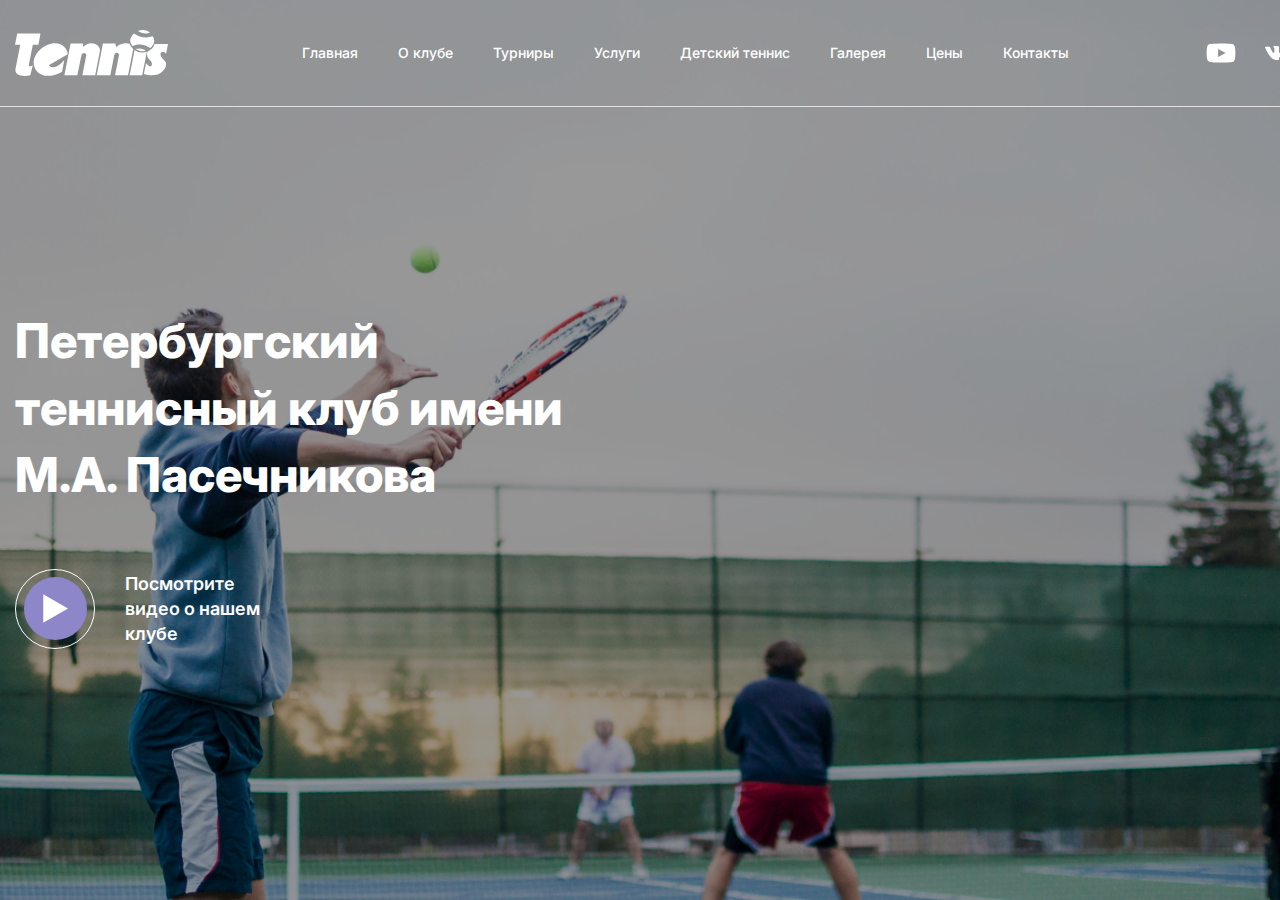
<file: index.html>
<!DOCTYPE html>
<html lang="en">
<head>
    <meta charset="UTF-8">
    <meta http-equiv="X-UA-Compatible" content="IE=edge">
    <meta name="viewport" content="width=device-width, initial-scale=1.0">
    <link rel="stylesheet" href="/css/main.css">
    <link rel="preconnect" href="https://fonts.googleapis.com">
    <link rel="preconnect" href="https://fonts.gstatic.com" crossorigin>
    <link href="https://fonts.googleapis.com/css2?family=Inter:wght@400;500;600;700;800&display=swap" rel="stylesheet">
    <title>Tennis</title>
</head>
<body>
    <div class="wrapper">
        <div class="header__wrapper">
            <header class="header__container _container">
                <div class="header__box">
                    <div class="header__logo">
                        <img src="/img/svg/Logo.svg" alt="">
                    </div>
                    <nav class="header__nav">
                        <ul class="header__items">
                            <li class="header__item">
                                <a href="" class="header__link">Главная</a>
                            </li>
                            <li class="header__item">
                                <a href="" class="header__link">О клубе</a>
                            </li>
                            <li class="header__item">
                                <a href="" class="header__link">Турниры</a>
                            </li>
                            <li class="header__item">
                                <a href="" class="header__link">Услуги</a>
                            </li>
                            <li class="header__item">
                                <a href="" class="header__link">Детский теннис</a>
                            </li>
                            <li class="header__item">
                                <a href="" class="header__link">Галерея</a>
                            </li>
                            <li class="header__item">
                                <a href="" class="header__link">Цены</a>
                            </li>
                            <li class="header__item">
                                <a href="" class="header__link">Контакты</a>
                            </li>
                        </ul>
                    </nav>
                    <div class="header__social-box">
                        <img src="/img/svg/soc-icons.svg" alt="">
                        <img src="/img/svg/soc-icons(vk).svg" alt="">
                    </div>
                </div>
            </header>            
        </div>
        <main class="main">
            <div class="main-block">
                <div class="main__container _container">
                    <div class="main-block__body">
                        <h1 class="main__title">Петербургский теннисный клуб имени М.А. Пасечникова</h1>
                        <div class="main__link-block">
                            <div class="link-block__button">
                                <div class="link-block__button_inside">
                                    <a href="" class="link-button">
                                        <img src="/img/svg/link.svg" alt="link">
                                    </a>
                                </div>
                            </div>
                            <div class="link-block__text">Посмотрите видео о нашем клубе</div>
                        </div>
                    </div>
                </div>
                <div class="main-block__image _ibg">
                    <img src="/img/cover.png" alt="cover">
                </div>
            </div>
            <section class="main__services services">
                <div class="services__container _container">
                    <div class="services__body">
                        <div class="services__column">
                            <h3 class="service__title">Услуги</h3>
                            <div class="service__name-block">
                                <div class="service__name">Аренда корта</div>
                                <div class="service__name-link"><img src="/img/svg/service-link.svg" alt=""></div>
                            </div>
                        </div>
                    </div>
                </div>
            </section>
        </main>
    </div>
</body>
</html>
</file>
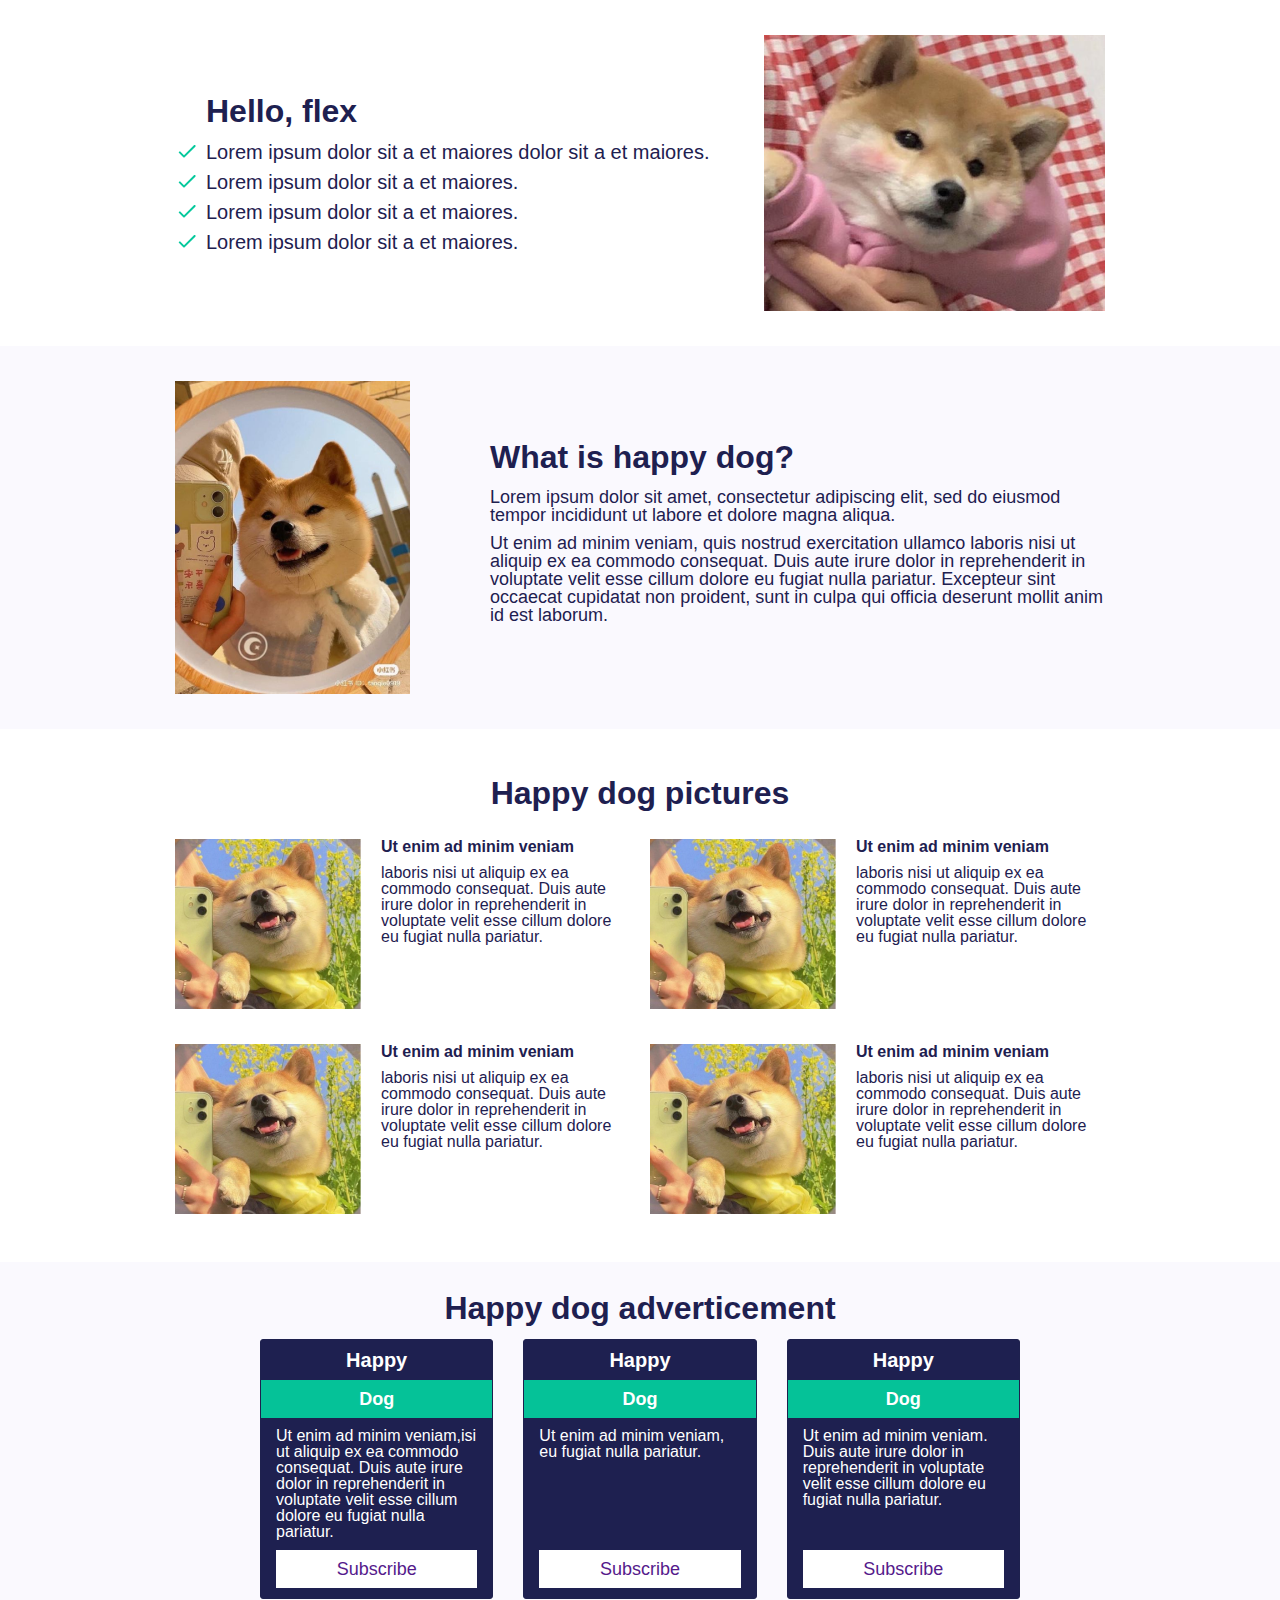
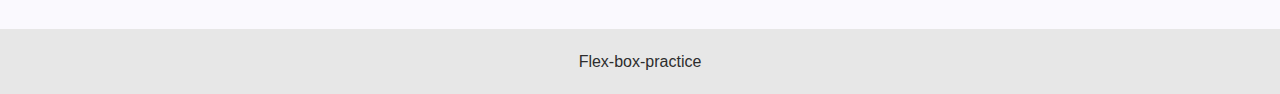
<file: flex-box(pract-dog)/index.html>
<!DOCTYPE html>
<html lang="en">
<head>
    <meta charset="UTF-8">
    <meta name="viewport" content="width=device-width, initial-scale=1.0">
    <link rel="stylesheet" href="/flex-box(pract-dog)/css/base.css">
    <title>Document</title>
</head>
<body>
    <div class="wrapper">
        <div class="content">
            <div class="intro">
                <div class="_container">
                    <div class="intro__box">
                        <div class="intro__body">
                            <h1 class="title">Hello, flex</h1>
                            <ul class="intro-list">
                                <li class="intro-item">Lorem ipsum dolor sit a et maiores dolor sit a et maiores.</li>
                                <li class="intro-item">Lorem ipsum dolor sit a et maiores.</li>
                                <li class="intro-item">Lorem ipsum dolor sit a et maiores.</li>
                                <li class="intro-item">Lorem ipsum dolor sit a et maiores.</li>
                            </ul>
                        </div>
                        <div class="intro__img">
                            <img src="/flex-box(pract-dog)/img/img_01.png" alt="">
                        </div>
                    </div>
                </div>
            </div>
            <div class="what">
                <div class="_container">
                    <div class="what__box">
                        <div class="what__img">
                            <img src="/flex-box(pract-dog)/img/img_02.png" alt="">
                        </div>
                        <div class="what__body">
                            <h2 class="title">What is happy dog?</h2>
                            <p class="what__text">Lorem ipsum dolor sit amet, consectetur adipiscing elit, sed do eiusmod tempor incididunt ut labore et dolore magna aliqua.</p>
                            <p class="what__text">
                                Ut enim ad minim veniam, quis nostrud 
                                exercitation ullamco laboris nisi ut 
                                aliquip ex ea commodo consequat. Duis 
                                aute irure dolor in reprehenderit in 
                                voluptate velit esse cillum dolore eu 
                                fugiat nulla pariatur. Excepteur sint 
                                occaecat cupidatat non proident, sunt 
                                in culpa qui officia deserunt mollit 
                                anim id est laborum.
                            </p>
                        </div>
                    </div>
                </div>
            </div>
            <div class="columns">
                <div class="_container">
                    <h2 class="title">Happy dog pictures</h2>
                    <div class="columns__box">
                        <div class="columns__item">
                            <div class="column-item__img">
                                <img src="/flex-box(pract-dog)/img/img_03.png" alt="">
                            </div>
                            <div class="column-item__body">
                                <div class="column-item__title"> Ut enim ad minim veniam</div>
                                <div class="column-item__text">laboris nisi ut aliquip ex ea commodo consequat. Duis aute irure dolor in reprehenderit in voluptate velit esse cillum dolore eu fugiat nulla pariatur.</div>
                            </div>
                        </div>
                        <div class="columns__item">
                            <div class="column-item__img">
                                <img src="/flex-box(pract-dog)/img/img_03.png" alt="">
                            </div>
                            <div class="column-item__body">
                                <div class="column-item__title"> Ut enim ad minim veniam</div>
                                <div class="column-item__text">laboris nisi ut aliquip ex ea commodo consequat. Duis aute irure dolor in reprehenderit in voluptate velit esse cillum dolore eu fugiat nulla pariatur.</div>
                            </div>
                        </div>
                        <div class="columns__item">
                            <div class="column-item__img">
                                <img src="/flex-box(pract-dog)/img/img_03.png" alt="">
                            </div>
                            <div class="column-item__body">
                                <div class="column-item__title"> Ut enim ad minim veniam</div>
                                <div class="column-item__text">laboris nisi ut aliquip ex ea commodo consequat. Duis aute irure dolor in reprehenderit in voluptate velit esse cillum dolore eu fugiat nulla pariatur.</div>
                            </div>
                        </div>
                        <div class="columns__item">
                            <div class="column-item__img">
                                <img src="/flex-box(pract-dog)/img/img_03.png" alt="">
                            </div>
                            <div class="column-item__body">
                                <div class="column-item__title"> Ut enim ad minim veniam</div>
                                <div class="column-item__text">laboris nisi ut aliquip ex ea commodo consequat. Duis aute irure dolor in reprehenderit in voluptate velit esse cillum dolore eu fugiat nulla pariatur.</div>
                            </div>
                        </div>
                    </div>
                </div>
            </div>
            <div class="vertical">
                <div class="_container">
                    <div class="title">Happy dog adverticement</div>
                    <div class="vertical__container">
                        <div class="vertical__box">
                            <div class="vertical__column">
                                <div class="vertical__item">
                                    <div class="vertical__subtitle">Happy</div>
                                    <div class="vertical__label">Dog</div>
                                    <div class="vertical__text">
                                        Ut enim ad minim veniam,isi ut aliquip ex ea commodo consequat. Duis aute irure dolor in reprehenderit in voluptate velit esse cillum dolore eu fugiat nulla pariatur.
                                    </div>
                                    <a href="" class="vertical__btn">Subscribe</a>
                                </div>
                            </div>
                            <div class="vertical__column">
                                <div class="vertical__item">
                                    <div class="vertical__subtitle">Happy</div>
                                    <div class="vertical__label">Dog</div>
                                    <div class="vertical__text">
                                        Ut enim ad minim veniam, eu fugiat nulla pariatur.
                                    </div>
                                    <a href="" class="vertical__btn">Subscribe</a>
                                </div>
                            </div>
                            <div class="vertical__column">
                                <div class="vertical__item">
                                    <div class="vertical__subtitle">Happy</div>
                                    <div class="vertical__label">Dog</div>
                                    <div class="vertical__text">
                                        Ut enim ad minim veniam. Duis aute irure dolor in reprehenderit in voluptate velit esse cillum dolore eu fugiat nulla pariatur.
                                    </div>
                                    <a href="" class="vertical__btn">Subscribe</a>
                                </div>
                            </div>
                        </div>
                    </div>
                </div>
            </div>
        </div>
        <footer class="footer">
            <div class="_container">
                <div class="footer_row">
                    <div class="footer__text">Flex-box-practice</div>
                </div>
            </div>
        </footer>
    </div>
</body>
</html>
</file>
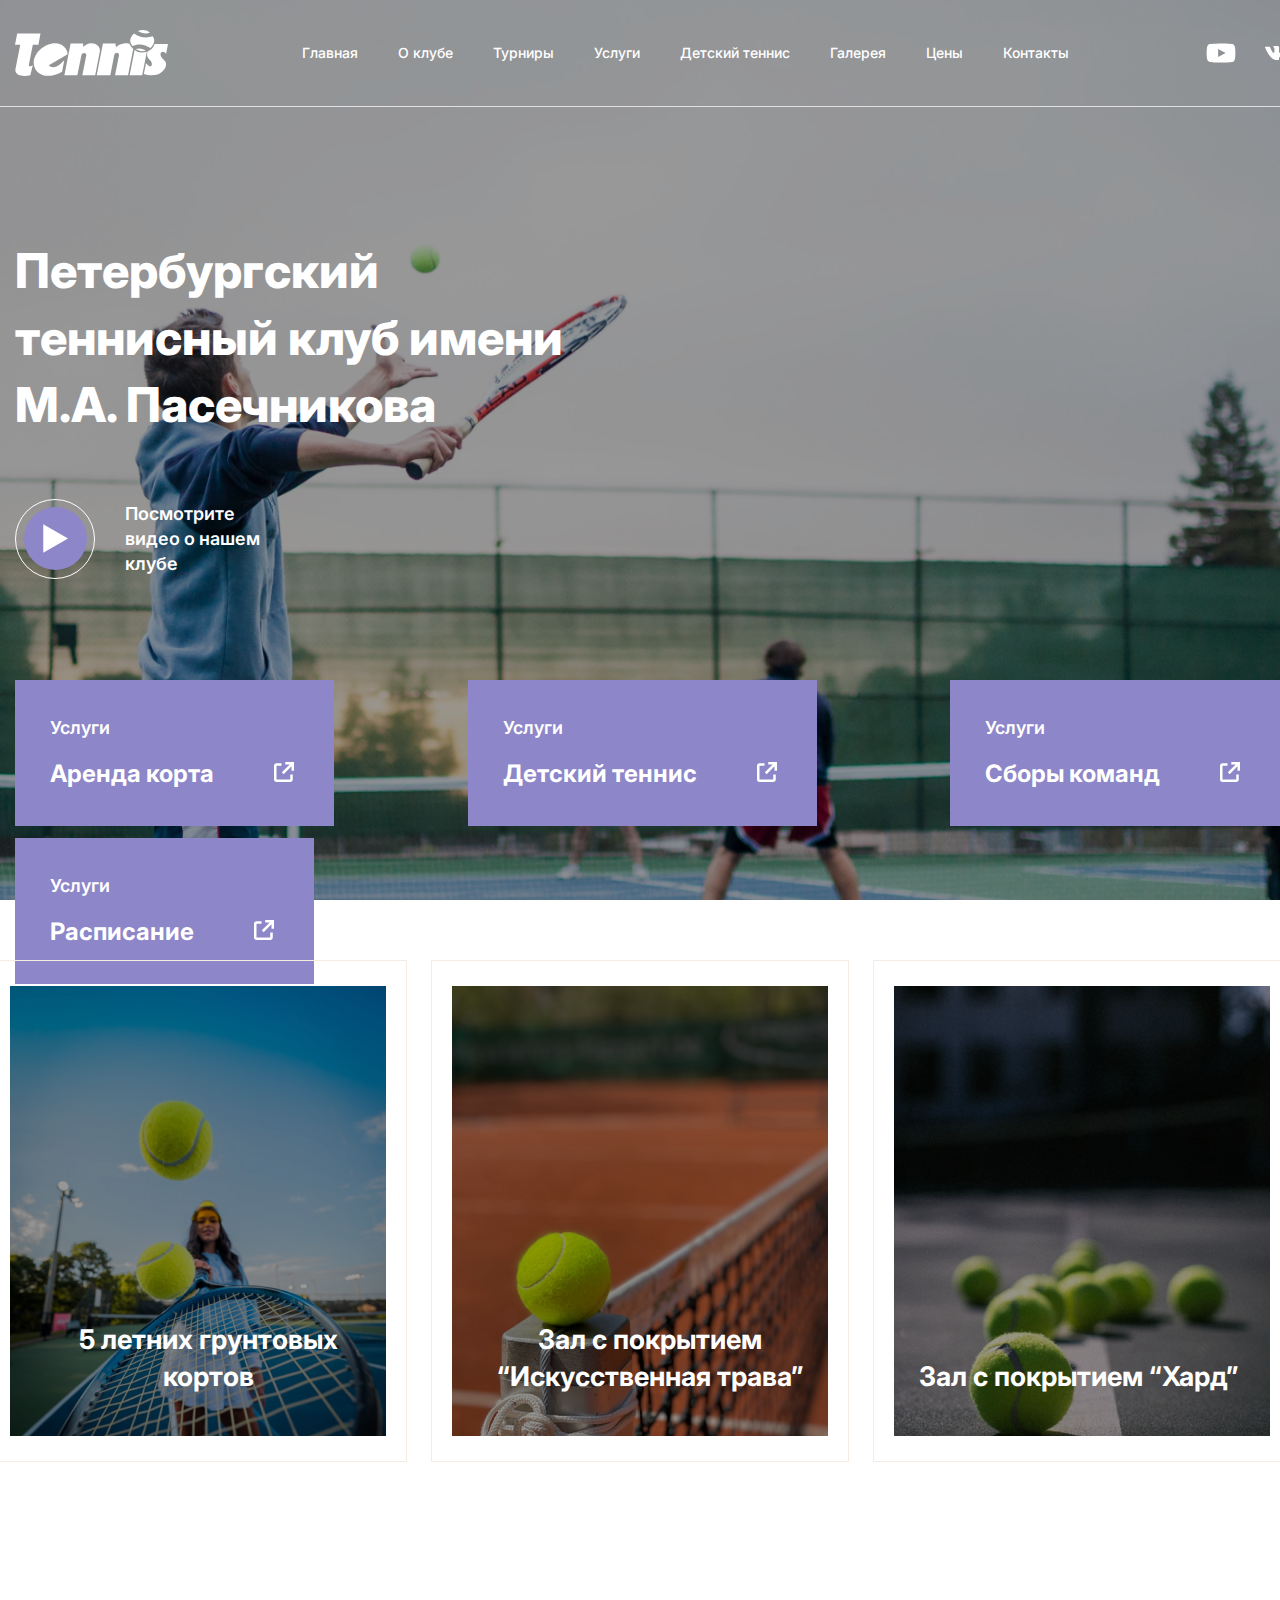
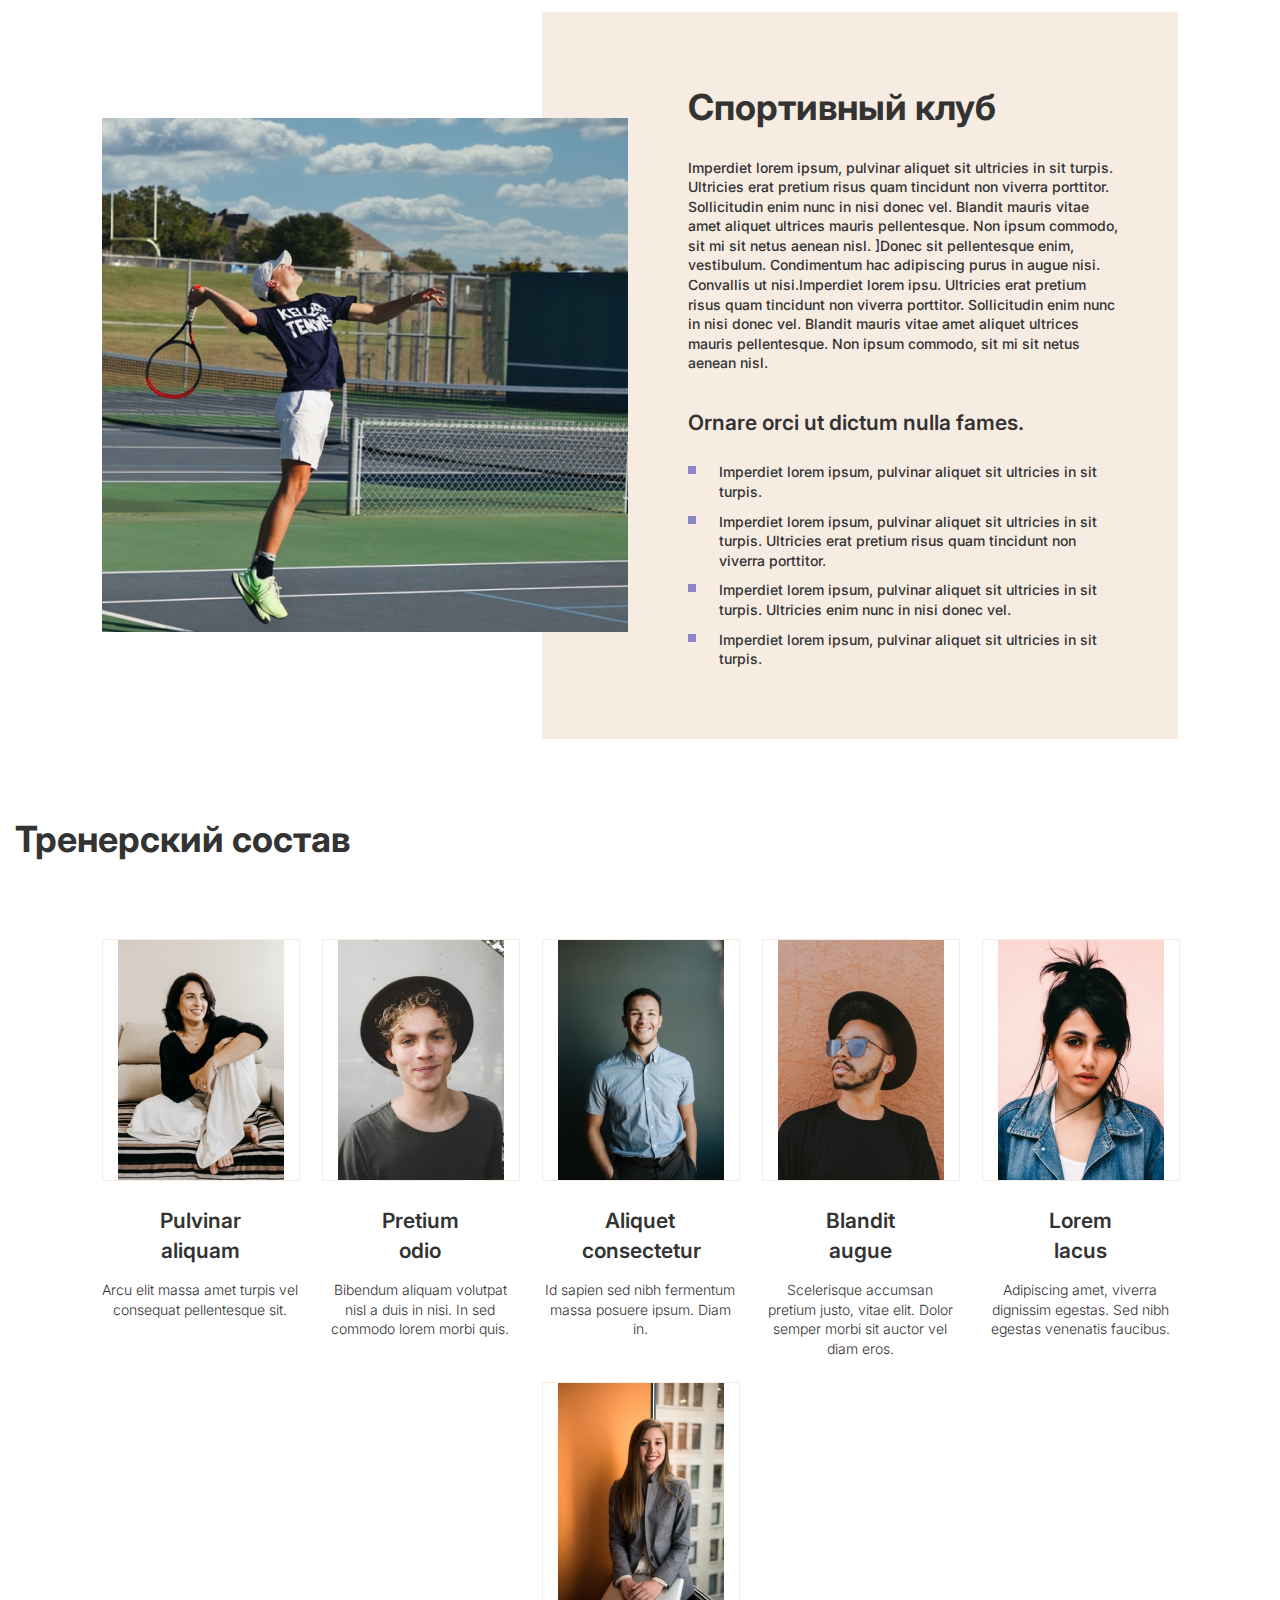
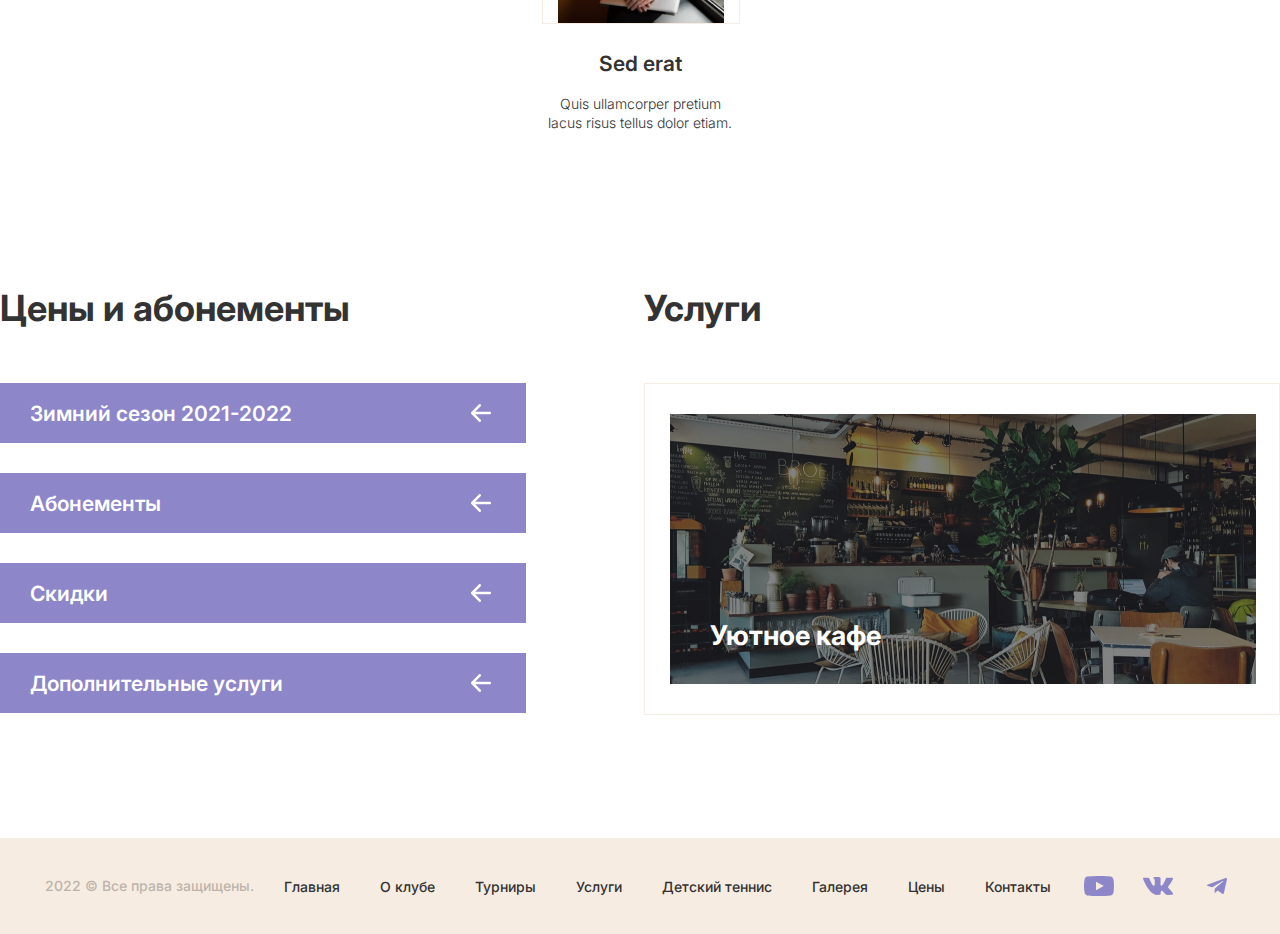
<file: flex-practice-tutor/index.html>
<!DOCTYPE html>
<html lang="en">
<head>
    <meta charset="UTF-8">
    <meta http-equiv="X-UA-Compatible" content="IE=edge">
    <meta name="viewport" content="width=device-width, initial-scale=1.0">
    <link rel="stylesheet" href="./css/main.css">
    <link rel="preconnect" href="https://fonts.googleapis.com">
    <link rel="preconnect" href="https://fonts.gstatic.com" crossorigin>
    <link href="https://fonts.googleapis.com/css2?family=Inter:wght@400;500;600;700;800&display=swap" rel="stylesheet">
    <title>Tennis</title>
</head>
<body>
    <div class="wrapper">
        <div class="header__wrapper">
            <header class="header__container _container">
                <div class="header__box">
                    <div class="header__logo">
                        <img src="./img/svg/Logo.svg" alt="">
                    </div>
                    <nav class="header__nav">
                        <ul class="header__items">
                            <li class="header__item">
                                <a href="" class="header__link">Главная</a>
                            </li>
                            <li class="header__item">
                                <a href="" class="header__link">О клубе</a>
                            </li>
                            <li class="header__item">
                                <a href="" class="header__link">Турниры</a>
                            </li>
                            <li class="header__item">
                                <a href="" class="header__link">Услуги</a>
                            </li>
                            <li class="header__item">
                                <a href="" class="header__link">Детский теннис</a>
                            </li>
                            <li class="header__item">
                                <a href="" class="header__link">Галерея</a>
                            </li>
                            <li class="header__item">
                                <a href="" class="header__link">Цены</a>
                            </li>
                            <li class="header__item">
                                <a href="" class="header__link">Контакты</a>
                            </li>
                        </ul>
                    </nav>
                    <div class="header__social-box">
                        <img src="./img/svg/soc-icons.svg" alt="">
                        <img src="./img/svg/soc-icons(vk).svg" alt="">
                    </div>
                </div>
            </header>            
        </div>
        <main class="main">
            <div class="main-block">
                <div class="main__container _container">
                    <div class="main-block__body">
                        <h1 class="main__title">Петербургский теннисный клуб имени М.А. Пасечникова</h1>
                        <div class="main__link-block">
                            <div class="link-block__button">
                                <div class="link-block__button_inside">
                                    <a href="" class="link-button">
                                        <img src="./img/svg/link.svg" alt="link">
                                    </a>
                                </div>
                            </div>
                            <div class="link-block__text">Посмотрите видео о нашем клубе</div>
                        </div>
                    </div>
                </div>
                <div class="main-block__image _ibg">
                    <img src="./img/cover.png" alt="cover">
                </div>
                <section class="main__services services">
                    <div class="services__container _container">
                        <div class="services__box">
                            <div class="services__column">
                                <a href="" class="">
                                    <h3 class="service__title">Услуги</h3>
                                    <div class="service__name-block">
                                        <div class="service__name">Аренда корта</div>
                                        <div class="service__name-link"><img src="./img/svg/service-link.svg" alt=""></div>
                                    </div>
                                </a>
                            </div>
                            <div class="services__column">
                                <a href="" class="">
                                    <h3 class="service__title">Услуги</h3>
                                    <div class="service__name-block">
                                        <div class="service__name">Детский теннис</div>
                                        <div class="service__name-link"><img src="./img/svg/service-link.svg" alt=""></div>
                                    </div>
                                </a>
                            </div>
                            <div class="services__column">
                                <a href="" class="">
                                    <h3 class="service__title">Услуги</h3>
                                    <div class="service__name-block">
                                        <div class="service__name">Сборы команд</div>
                                        <div class="service__name-link"><img src="./img/svg/service-link.svg" alt=""></div>
                                    </div>
                                </a>
                            </div>
                            <div class="services__column">
                                <a href="" class="">
                                    <h3 class="service__title">Услуги</h3>
                                    <div class="service__name-block">
                                        <div class="service__name">Расписание</div>
                                        <div class="service__name-link"><img src="./img/svg/service-link.svg" alt=""></div>
                                    </div>
                                </a>
                            </div>
                        </div>
                    </div>
                </section>
            </div>
            <div class="main__advantages advantages">
                <div class="advantages__container _container">
                    <div class="advantages__box">
                        <div class="advantages__item">
                            <div class="advantages__img">
                                <img src="/flex-practice-tutor/img/img/advan_01.png" alt="">
                            </div>
                            <div class="advantages__text">
                                5 летних грунтовых кортов</div>
                        </div>
                        <div class="advantages__item">
                            <div class="advantages__img">
                                <img src="/flex-practice-tutor/img/img/advan_02.png" alt="">
                            </div>
                            <div class="advantages__text">
                                Зал с покрытием “Искусственная трава”</div>
                        </div>
                        <div class="advantages__item">
                            <div class="advantages__img">
                                <img src="/flex-practice-tutor/img/img/advan_03.png" alt="">
                            </div>
                            <div class="advantages__text">
                                Зал с покрытием “Хард”</div>
                        </div>
                    </div>
                </div>
            </div>
            <section class="main__about about">
                <div class="about__container _container">
                    <div class="about__box">
                        <div class="about__item">
                            <div class="item-picture">
                                <img src="./img/img/about.png" alt="">
                            </div>
                        </div>
                        <div class="about__item">
                            <div class="item-body">
                                <h3 class="title">Спортивный клуб</h3>
                                <div class="about__text">Imperdiet lorem ipsum, pulvinar aliquet sit ultricies in sit turpis. Ultricies erat pretium risus quam tincidunt non viverra porttitor. Sollicitudin enim nunc in nisi donec vel. Blandit mauris vitae amet aliquet ultrices mauris pellentesque. Non ipsum commodo, sit mi sit netus aenean nisl. ]Donec sit pellentesque enim, vestibulum. 
                                    Condimentum hac adipiscing purus in augue nisi. Convallis ut nisi.Imperdiet lorem ipsu. Ultricies erat pretium risus quam tincidunt non viverra porttitor. Sollicitudin enim nunc in nisi donec vel. Blandit mauris vitae amet aliquet ultrices mauris pellentesque. Non ipsum commodo, sit mi sit netus aenean nisl.</div>
                                <div class="about__subtitle">Ornare orci ut dictum nulla fames. </div>
                                <ul class="about__list">
                                    <li class="list-item">Imperdiet lorem ipsum, pulvinar aliquet sit ultricies in sit turpis.</li>
                                    <li class="list-item">Imperdiet lorem ipsum, pulvinar aliquet sit ultricies in sit turpis. Ultricies erat pretium risus quam tincidunt non viverra porttitor.</li>
                                    <li class="list-item">Imperdiet lorem ipsum, pulvinar aliquet sit ultricies in sit turpis. Ultricies  enim nunc in nisi donec vel. </li>
                                    <li class="list-item">Imperdiet lorem ipsum, pulvinar aliquet sit ultricies in sit turpis.</li>
                                </ul>
                            </div>
                        </div>
                    </div>
                </div>
            </section>
            <section class="main__trainers trainers">
                <div class="trainers__container _container">
                    <h3 class="title">Тренерский состав</h3>
                    <div class="trainers__box">
                        <div class="treiner__column">
                            <div class="trainer__img">
                                <img src="/flex-practice-tutor/img/img/train_01.png" alt="">
                            </div>
                            <div class="trainer__name">Pulvinar 
                                aliquam</div>
                            <div class="trainer__text">Arcu elit massa amet turpis vel consequat pellentesque sit. </div>
                        </div>
                        <div class="treiner__column">
                            <div class="trainer__img">
                                <img src="/flex-practice-tutor/img/img/train_02.png" alt="">
                            </div>
                            <div class="trainer__name">Pretium 
                                odio</div>
                            <div class="trainer__text">Bibendum aliquam volutpat nisl a duis in nisi. In sed commodo lorem morbi quis. </div>
                        </div>
                        <div class="treiner__column">
                            <div class="trainer__img">
                                <img src="/flex-practice-tutor/img/img/train_03.png" alt="">
                            </div>
                            <div class="trainer__name">Aliquet 
                                consectetur</div>
                            <div class="trainer__text">Id sapien sed nibh fermentum massa posuere ipsum. Diam in.</div>
                        </div>
                        <div class="treiner__column">
                            <div class="trainer__img">
                                <img src="/flex-practice-tutor/img/img/train_04.png" alt="">
                            </div>
                            <div class="trainer__name">Blandit 
                                augue</div>
                            <div class="trainer__text">Scelerisque accumsan pretium justo, vitae elit. Dolor semper morbi sit auctor vel diam eros.</div>
                        </div>
                        <div class="treiner__column">
                            <div class="trainer__img">
                                <img src="/flex-practice-tutor/img/img/train_05.png" alt="">
                            </div>
                            <div class="trainer__name">Lorem 
                                lacus</div>
                            <div class="trainer__text">Adipiscing amet, viverra dignissim egestas. Sed nibh egestas venenatis faucibus.  </div>
                        </div>
                        <div class="treiner__column">
                            <div class="trainer__img">
                                <img src="/flex-practice-tutor/img/img/train_06.png" alt="">
                            </div>
                            <div class="trainer__name">Sed 
                                erat</div>
                            <div class="trainer__text">Quis ullamcorper pretium lacus risus tellus dolor etiam.  </div>
                        </div>
                    </div>
                </div>
            </section>
            <div class="main__box _container">
                <div class="main__body">
                    <section class="main__price price">
                        <div class="price__container">
                            <h3 class="title">Цены и абонементы</h3>
                            <div class="price__box">
                                    <div class="price__item">
                                            <div class="price__title"><a href="" class="price-link">Зимний сезон 2021-2022</a></div>
                                            <div class="price__img">
                                                <img src="./img/svg/price.svg" alt="">
                                            </div>
                                    </div>
                                    <div class="price__item">
                                        <div class="price__title"><a href="" class="price-link">Абонементы</a></div>
                                        <div class="price__img">
                                            <img src="./img/svg/price.svg" alt="">
                                        </div>
                                    </div>
                                    <div class="price__item">
                                        <div class="price__title"><a href="" class="price-link">Скидки</a></div>
                                        <div class="price__img">
                                            <img src="./img/svg/price.svg" alt="">
                                        </div>
                                    </div>
                                    <div class="price__item">
                                        <div class="price__title"><a href="" class="price-link">Дополнительные услуги</a></div>
                                        <div class="price__img">
                                            <img src="./img/svg/price.svg" alt="">
                                        </div>
                                    </div>
                            </div>
                        </div>
                    </section>
                    <section class="main__serv serv">
                        <div class="serv__container">
                            <h3 class="title">Услуги</h3>
                            <div class="serv__img">
                                <img src="./img/img/service.png" alt="">
                                <div class="img-text">Уютное кафе</div>
                            </div>
                            
                        </div>
                    </section>
                </div>
            </div>
        </main>
        <footer class="footer">
            <div class="_container">
                <div class="footer__box">
                    <div class="footer__com">2022 © Все права защищены.</div>
                    <div class="footer__menu">
                        <nav class="header__nav">
                            <ul class="header__items">
                                <li class="header__item">
                                    <a href="" class="header__link">Главная</a>
                                </li>
                                <li class="header__item">
                                    <a href="" class="header__link">О клубе</a>
                                </li>
                                <li class="header__item">
                                    <a href="" class="header__link">Турниры</a>
                                </li>
                                <li class="header__item">
                                    <a href="" class="header__link">Услуги</a>
                                </li>
                                <li class="header__item">
                                    <a href="" class="header__link">Детский теннис</a>
                                </li>
                                <li class="header__item">
                                    <a href="" class="header__link">Галерея</a>
                                </li>
                                <li class="header__item">
                                    <a href="" class="header__link">Цены</a>
                                </li>
                                <li class="header__item">
                                    <a href="" class="header__link">Контакты</a>
                                </li>
                            </ul>
                        </nav>
                    </div>
                    <div class="footer__social">
                        <img src="./img/svg/social_01.svg" alt="">
                        <img src="./img/svg/social_02.svg" alt="">
                        <img src="./img/svg/social_03.svg" alt="">
                    </div>
                </div>
            </div>
        </footer>
    </div>
</body>
</html>
</file>
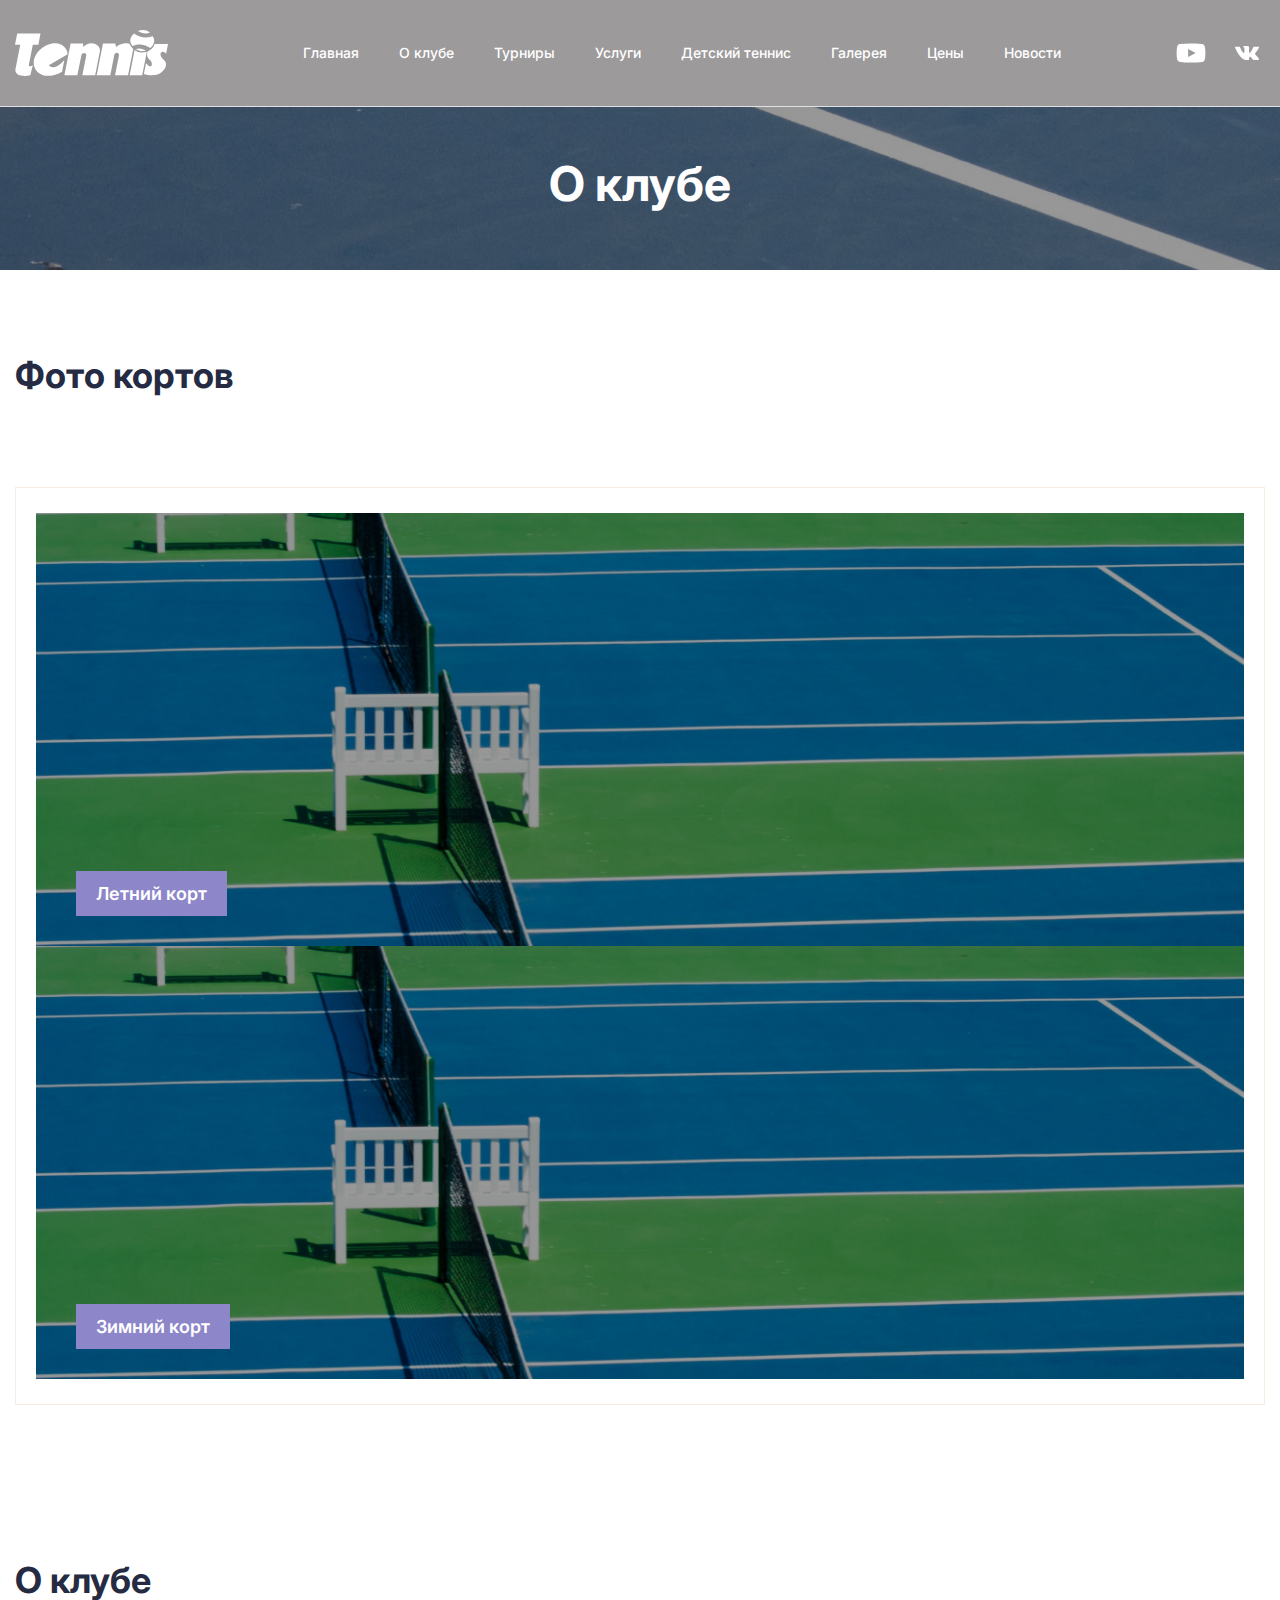
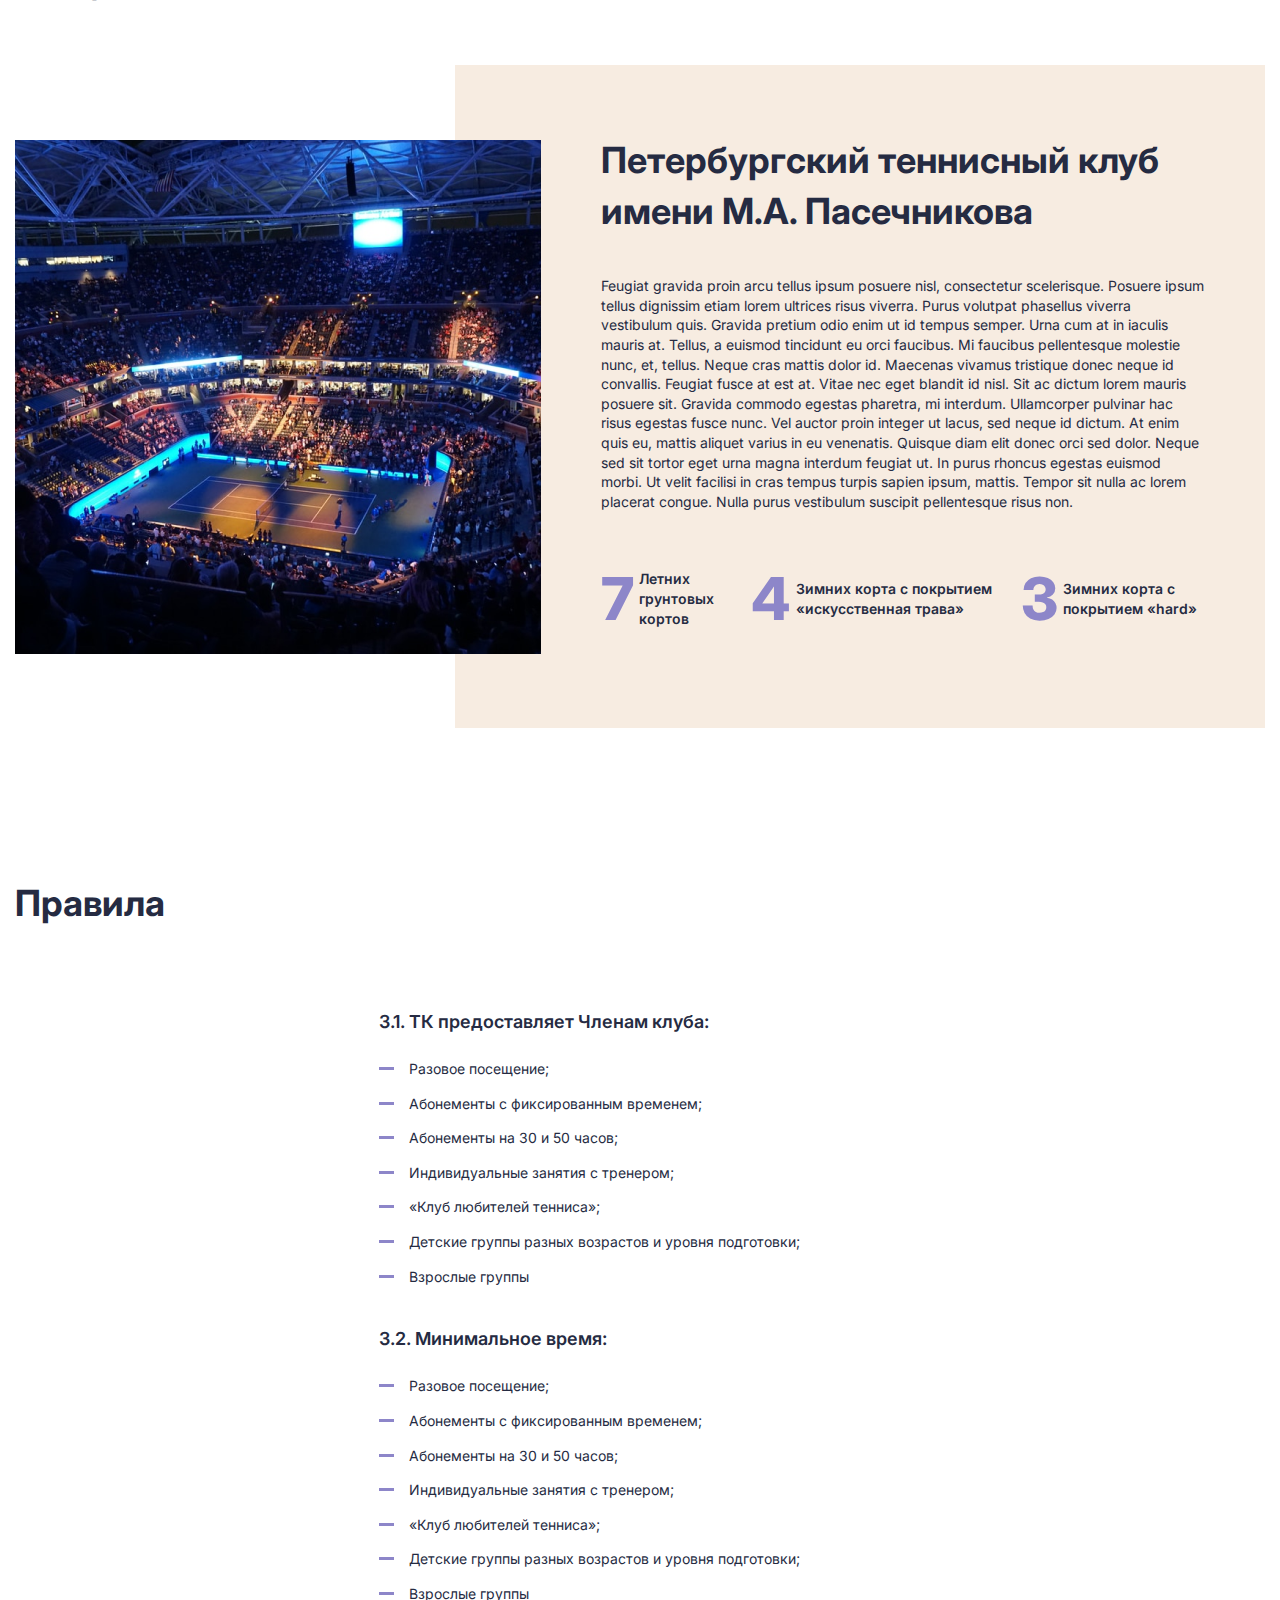
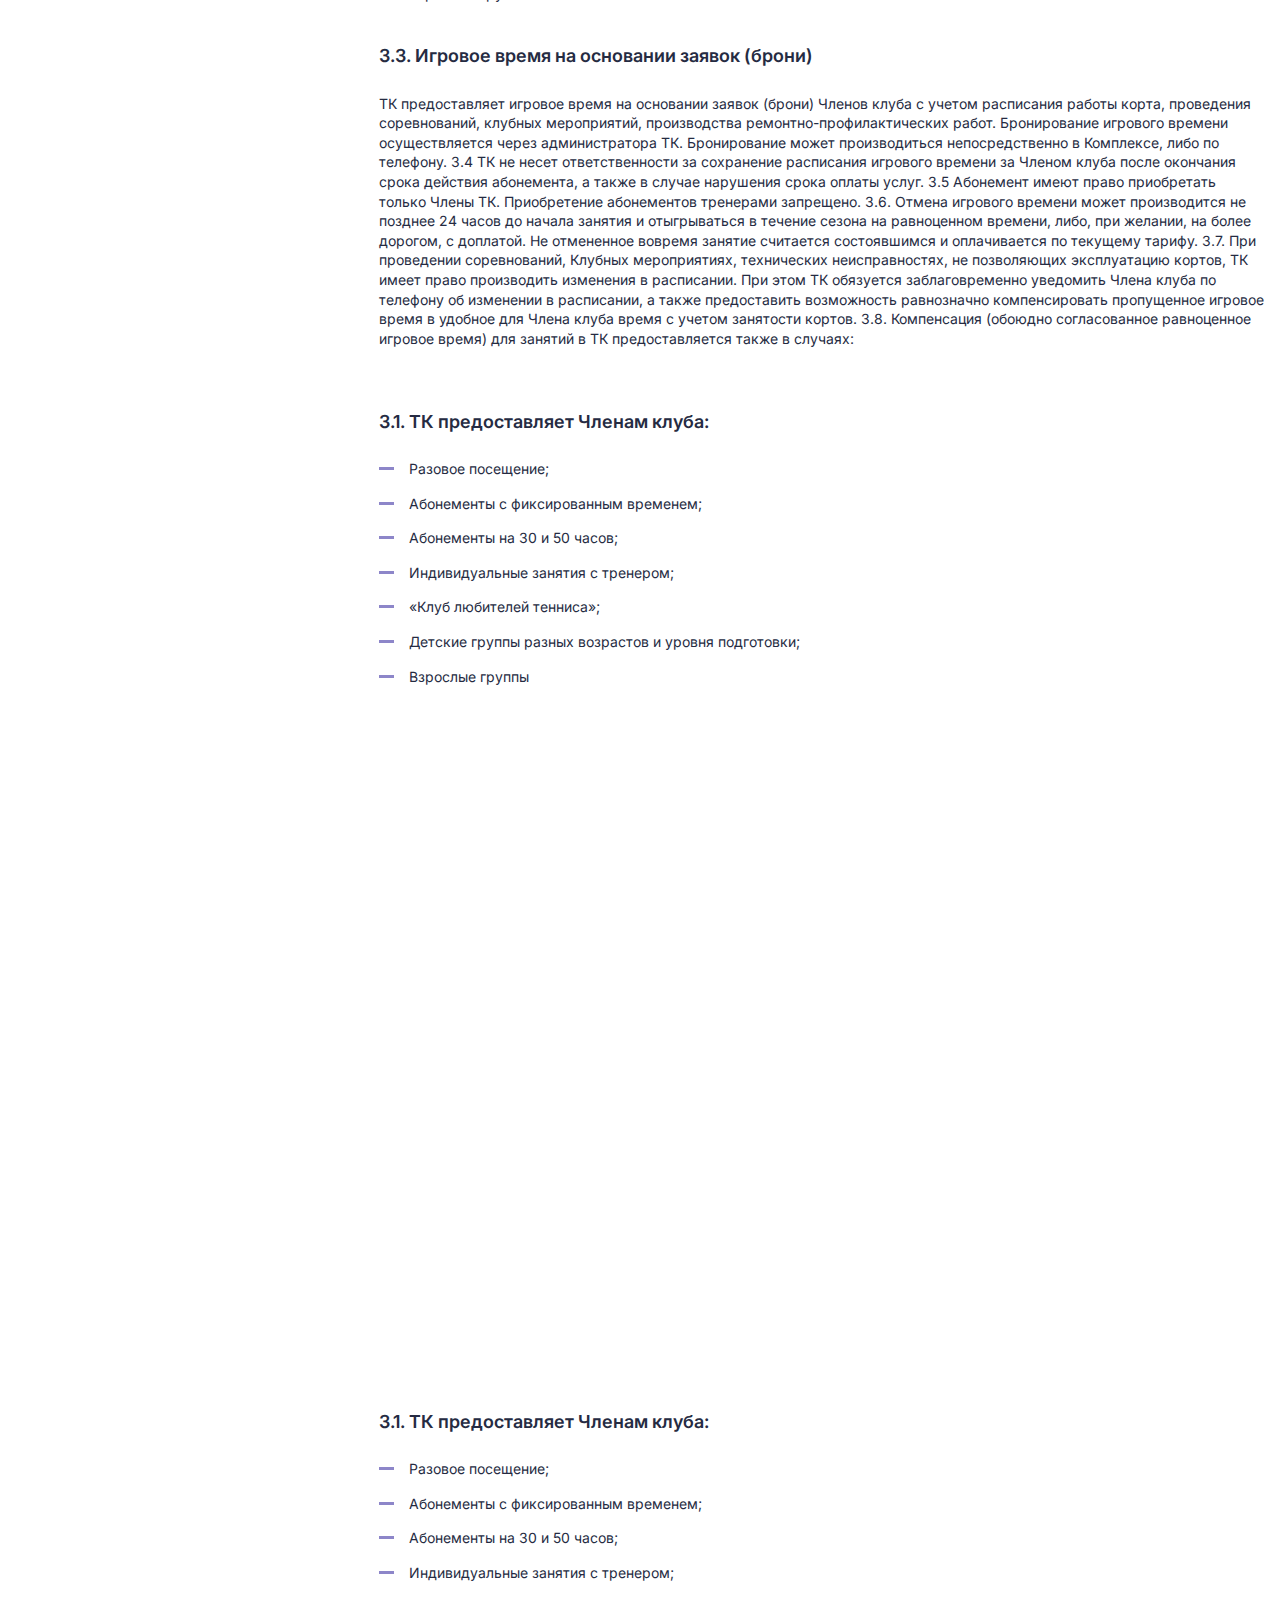
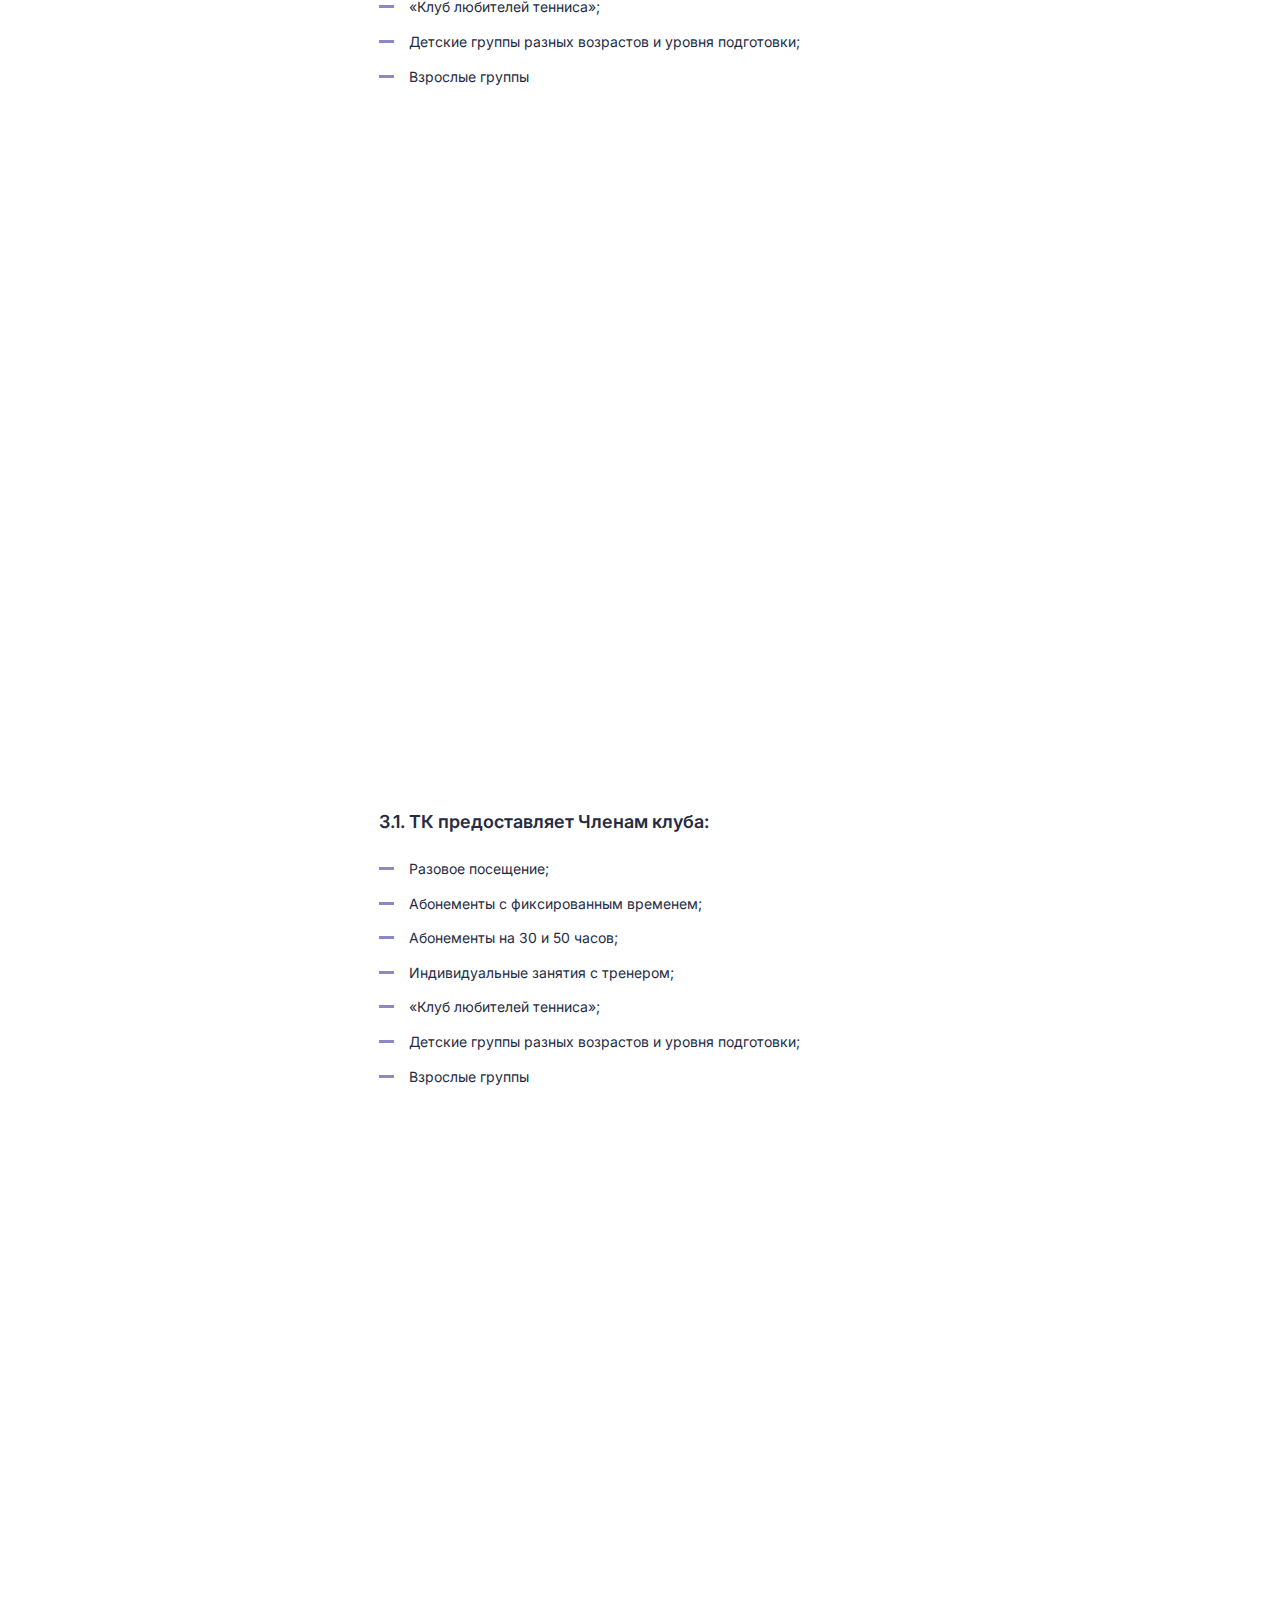
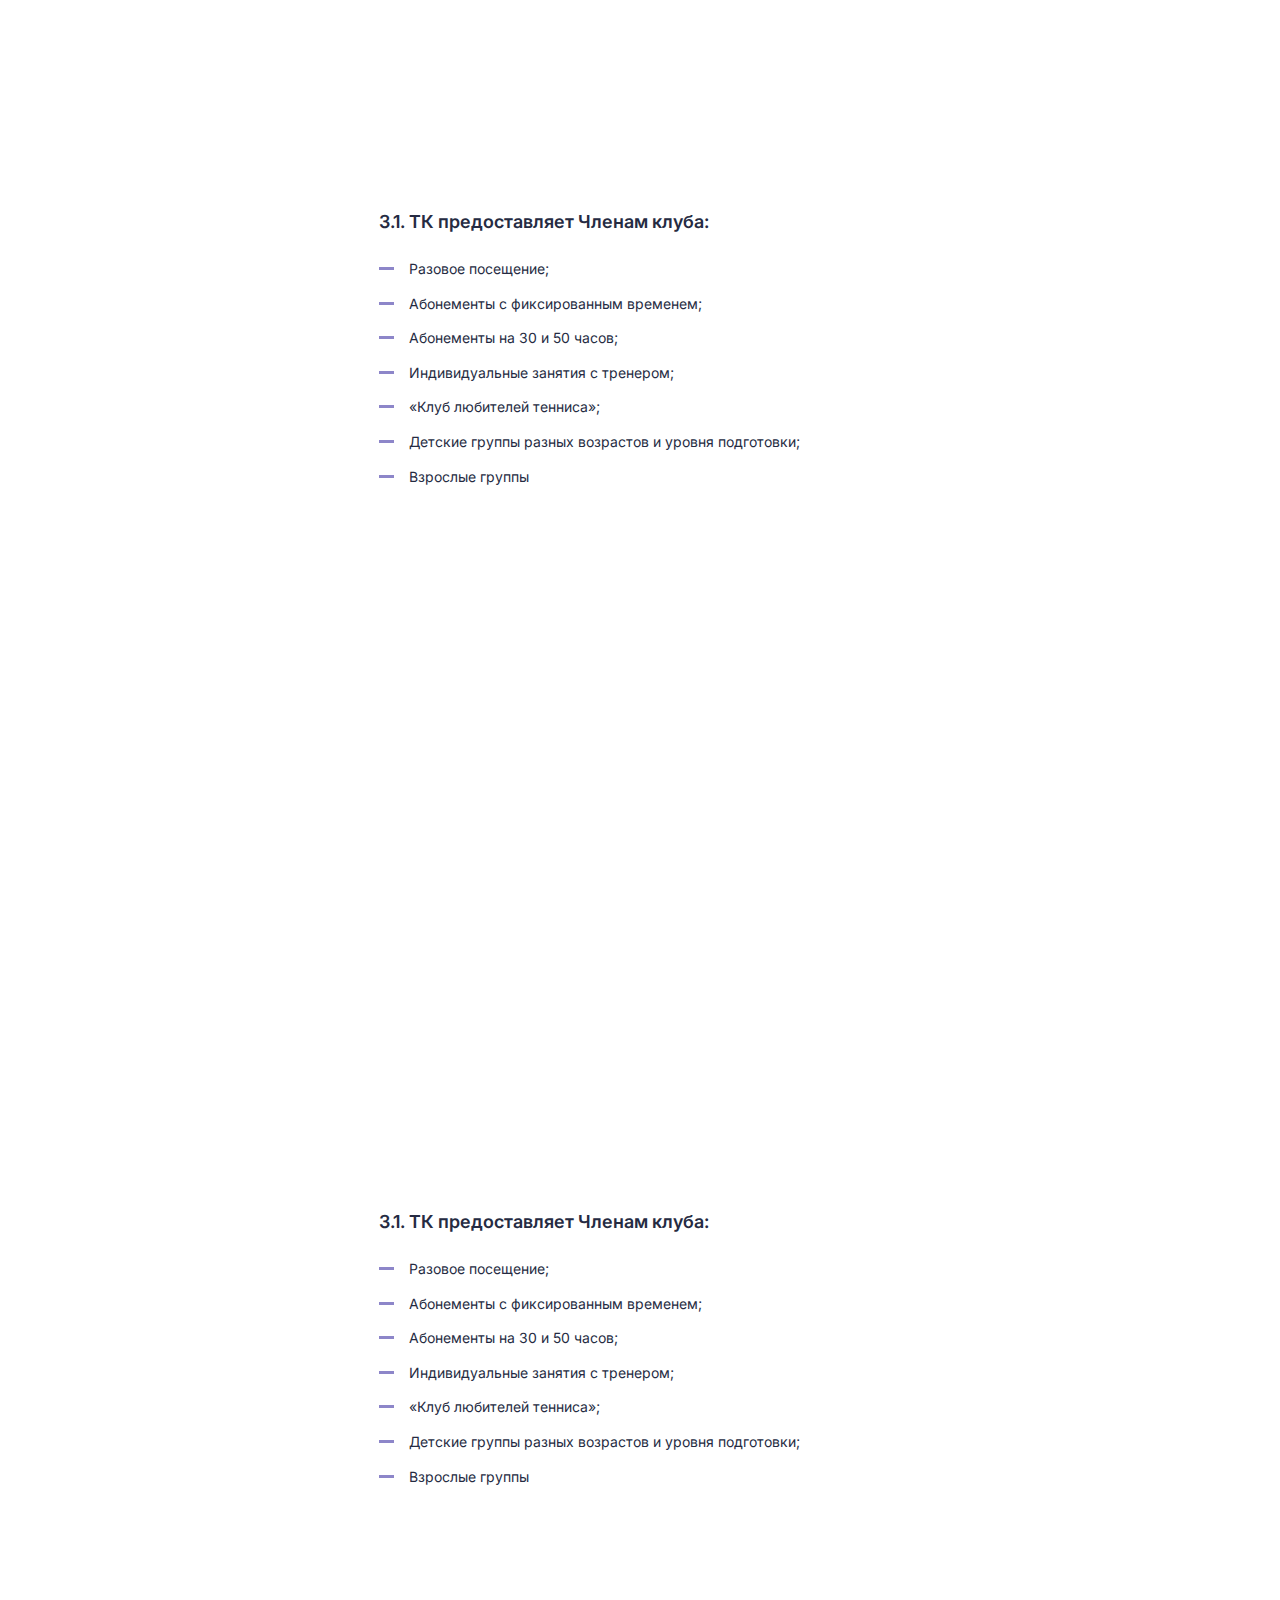
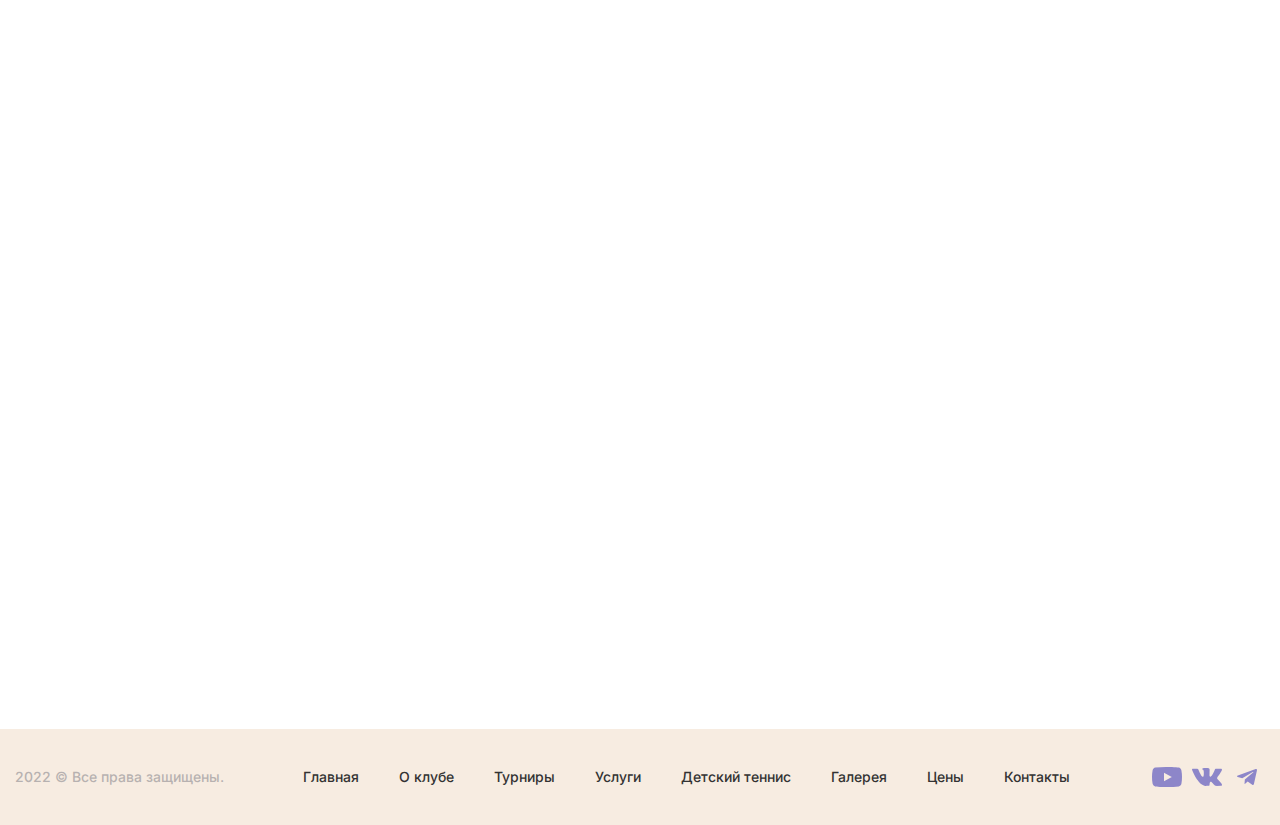
<file: flex-practice-tutor/about.html>
<!DOCTYPE html>
<html lang="en">
<head>
    <meta charset="UTF-8">
    <meta name="viewport" content="width=device-width, initial-scale=1.0">
    <link rel="stylesheet" href="./css/index2.css">
    <link rel="stylesheet" href="./css/about.css">
    <link href="https://fonts.googleapis.com/css2?family=Inter:wght@400;500;600;700;800&display=swap" rel="stylesheet">
    <title>About</title>
</head>
<body>
    <div class="wrapper">
        <header class="header">
            <div class="header__container _container">
                <div class="header__logo">
                    <img src="./img/svg/Logo.svg" alt="">
                </div>
                <nav class="header__menu">
                    <ul class="menu__list">
                        <li class="menu__item">
                            <a href="./index_2.html" class="menu-link">Главная</a>
                        </li>
                        <li class="menu__item">
                            <a href="./about.html" class="menu-link">О клубе</a>
                        </li>
                        <li class="menu__item">
                            <a href="" class="menu-link">Турниры</a>
                        </li>
                        <li class="menu__item">
                            <a href="" class="menu-link">Услуги</a>
                        </li>
                        <li class="menu__item">
                            <a href="" class="menu-link">Детский теннис</a>
                        </li>
                        <li class="menu__item">
                            <a href="" class="menu-link">Галерея</a>
                        </li>
                        <li class="menu__item">
                            <a href="" class="menu-link">Цены</a>
                        </li>
                        <li class="menu__item">
                            <a href="./news.html" class="menu-link">Новости</a>
                        </li>
                    </ul>
                </nav>
                <div class="header__burger">
                    <span></span>
                </div>
                <div class="header__social">
                    <img src="./img/svg/soc-icons.svg" alt="">
                    <img src="./img/svg/soc-icons(vk).svg" alt="">
                </div>
            </div>
        </header>
        <main class="main">
            <div class="about-main__block">
                <div class="about-main__pic _ibg">
                    <img src="./img/img/about_main.png" alt="">
                </div>
                <h1 class="about-main__title">
                    О клубе
                </h1>                
            </div>
            <section class="about-main__gallery">
                <div class="_container">
                    <div class="about-gallery__box">
                        <h4 class="about__title">Фото кортов</h4>
                        <div class="about__slider-click"></div>
                    </div>
                    <div class="about-gallery__slider">
                        <div class="about-gallery__item">
                            <img src="./img/img/about_gallery.png" alt="">
                            <div class="gallery-text">Летний корт</div>
                        </div>
                        <div class="about-gallery__item">
                            <img src="./img/img/about_gallery.png" alt="">
                            <div class="gallery-text">Зимний корт</div>
                        </div>
                    </div>
                </div>
            </section>
            <section class="about-main__club">
                <div class="_container">
                    <h4 class="about__title">О клубе</h4>
                    <div class="about-club__box">
                        <div class="about-club__img">
                            <img src="./img/img/about_club.png" alt="">
                        </div>
                        <div class="about-club__info-box">
                            <h5 class="club-title">Петербургский теннисный клуб имени М.А. Пасечникова</h5>
                            <div class="club-text">Feugiat gravida proin arcu tellus ipsum posuere nisl, consectetur scelerisque. Posuere ipsum tellus dignissim etiam lorem ultrices risus viverra. Purus volutpat phasellus viverra vestibulum quis. Gravida pretium odio enim ut id tempus semper. Urna cum at in iaculis mauris at. Tellus, a euismod tincidunt eu orci faucibus. Mi faucibus pellentesque molestie nunc, et, tellus. Neque cras mattis dolor id. Maecenas vivamus tristique donec neque id convallis. Feugiat fusce at est at.
                                Vitae nec eget blandit id nisl. Sit ac dictum lorem mauris posuere sit. Gravida commodo egestas pharetra, mi interdum. Ullamcorper pulvinar hac risus egestas fusce nunc. Vel auctor proin integer ut lacus, sed neque id dictum. At enim quis eu, mattis aliquet varius in eu venenatis.
                                Quisque diam elit donec orci sed dolor. Neque sed sit tortor eget urna magna interdum feugiat ut. In purus rhoncus egestas euismod morbi. Ut velit facilisi in cras tempus turpis sapien ipsum, mattis. Tempor sit nulla ac lorem placerat congue. Nulla purus vestibulum suscipit pellentesque risus non.</div>
                            <div class="club-advantages__box">
                                <div class="club-advan__item">
                                    <div class="advan-digit">7</div>
                                    <div class="advan-text">Летних грунтовых кортов</div>
                                </div>
                                <div class="club-advan__item">
                                    <div class="advan-digit">4</div>
                                    <div class="advan-text">Зимних корта с покрытием «искусственная трава»</div>
                                </div>
                                <div class="club-advan__item">
                                    <div class="advan-digit">3</div>
                                    <div class="advan-text">Зимних корта с покрытием «hard»</div>
                                </div>
                            </div>
                        </div>
                    </div>
                </div>
            </section>
            <section class="rules">
                <div class="_container">
                    <div class="about__rules">
                        <h2 class="about__title">Правила</h2>
                    </div>
                    <div class="about-rules__box">
                        <div class="about-rules__slider-click">
                            <ul class="rules-list">
                                <li>Общие положения</li>
                                <li>Основные определения</li>
                                <li>Порядок предоставления игрового времени на кортах</li>
                                <li>Оплата услуг</li>
                                <li>Правила поведения на территории и кортах</li>
                                <li>Прочие положения</li>
                            </ul>
                        </div>
                        <div class="about-rules__slider">
                            <div class="about-rules__slide-item">
                                <div class="rule__block">
                                    <h4 class="slide-rule__title">3.1. ТК предоставляет Членам клуба:</h4>
                                    <ul class="slide-rule__list">
                                        <li>Разовое посещение;</li>
                                        <li>Абонементы с фиксированным временем;</li>
                                        <li>Абонементы на 30 и 50 часов;</li>
                                        <li>Индивидуальные занятия с тренером;</li>
                                        <li>«Клуб любителей тенниса»;</li>
                                        <li>Детские группы разных возрастов и уровня подготовки;</li>
                                        <li>Взрослые группы</li>
                                    </ul>
                                </div>
                                <div class="rule__block">
                                    <h4 class="slide-rule__title">3.2. Минимальное время:</h4>
                                    <ul class="slide-rule__list">
                                        <li>Разовое посещение;</li>
                                        <li>Абонементы с фиксированным временем;</li>
                                        <li>Абонементы на 30 и 50 часов;</li>
                                        <li>Индивидуальные занятия с тренером;</li>
                                        <li>«Клуб любителей тенниса»;</li>
                                        <li>Детские группы разных возрастов и уровня подготовки;</li>
                                        <li>Взрослые группы</li>
                                    </ul>
                                </div>
                                <div class="rule__block">
                                    <h4 class="slide-rule__title">3.3. Игровое время на основании заявок (брони)</h4>
                                    <p class="slide-rule__text">ТК предоставляет игровое время на основании заявок (брони) Членов клуба с учетом расписания работы корта, проведения соревнований, клубных мероприятий, производства ремонтно-профилактических работ. Бронирование игрового времени осуществляется через администратора ТК. Бронирование может производиться непосредственно в Комплексе, либо по телефону. 3.4 ТК не несет ответственности за сохранение расписания игрового времени за Членом клуба после окончания срока действия абонемента, а также в случае нарушения срока оплаты услуг. 3.5 Абонемент имеют право приобретать только Члены ТК. Приобретение абонементов тренерами запрещено. 3.6. Отмена игрового времени может производится не позднее 24 часов до начала занятия и отыгрываться в течение сезона на равноценном времени, либо, при желании, на более дорогом, с доплатой. Не отмененное вовремя занятие считается состоявшимся и оплачивается по текущему тарифу. 3.7. При проведении соревнований, Клубных мероприятиях, технических неисправностях, не позволяющих эксплуатацию кортов, ТК имеет право производить изменения в расписании. При этом ТК обязуется заблаговременно уведомить Члена клуба по телефону об изменении в расписании, а также предоставить возможность равнозначно компенсировать пропущенное игровое время в удобное для Члена клуба время с учетом занятости кортов. 3.8. Компенсация (обоюдно согласованное равноценное игровое время) для занятий в ТК предоставляется также в случаях:
                                    </p>
                                </div>
                            </div>
                            <div class="about-rules__slide-item">
                                <div class="rule__block">
                                    <h4 class="slide-rule__title">3.1. ТК предоставляет Членам клуба:</h4>
                                    <ul class="slide-rule__list">
                                        <li>Разовое посещение;</li>
                                        <li>Абонементы с фиксированным временем;</li>
                                        <li>Абонементы на 30 и 50 часов;</li>
                                        <li>Индивидуальные занятия с тренером;</li>
                                        <li>«Клуб любителей тенниса»;</li>
                                        <li>Детские группы разных возрастов и уровня подготовки;</li>
                                        <li>Взрослые группы</li>
                                    </ul>
                                </div>
                            </div>
                            <div class="about-rules__slide-item">
                                <div class="rule__block">
                                    <h4 class="slide-rule__title">3.1. ТК предоставляет Членам клуба:</h4>
                                    <ul class="slide-rule__list">
                                        <li>Разовое посещение;</li>
                                        <li>Абонементы с фиксированным временем;</li>
                                        <li>Абонементы на 30 и 50 часов;</li>
                                        <li>Индивидуальные занятия с тренером;</li>
                                        <li>«Клуб любителей тенниса»;</li>
                                        <li>Детские группы разных возрастов и уровня подготовки;</li>
                                        <li>Взрослые группы</li>
                                    </ul>
                                </div>
                            </div>
                            <div class="about-rules__slide-item">
                                <div class="rule__block">
                                    <h4 class="slide-rule__title">3.1. ТК предоставляет Членам клуба:</h4>
                                    <ul class="slide-rule__list">
                                        <li>Разовое посещение;</li>
                                        <li>Абонементы с фиксированным временем;</li>
                                        <li>Абонементы на 30 и 50 часов;</li>
                                        <li>Индивидуальные занятия с тренером;</li>
                                        <li>«Клуб любителей тенниса»;</li>
                                        <li>Детские группы разных возрастов и уровня подготовки;</li>
                                        <li>Взрослые группы</li>
                                    </ul>
                                </div>
                            </div>
                            <div class="about-rules__slide-item">
                                <div class="rule__block">
                                    <h4 class="slide-rule__title">3.1. ТК предоставляет Членам клуба:</h4>
                                    <ul class="slide-rule__list">
                                        <li>Разовое посещение;</li>
                                        <li>Абонементы с фиксированным временем;</li>
                                        <li>Абонементы на 30 и 50 часов;</li>
                                        <li>Индивидуальные занятия с тренером;</li>
                                        <li>«Клуб любителей тенниса»;</li>
                                        <li>Детские группы разных возрастов и уровня подготовки;</li>
                                        <li>Взрослые группы</li>
                                    </ul>
                                </div>
                            </div>
                            <div class="about-rules__slide-item">
                                <div class="rule__block">
                                    <h4 class="slide-rule__title">3.1. ТК предоставляет Членам клуба:</h4>
                                    <ul class="slide-rule__list">
                                        <li>Разовое посещение;</li>
                                        <li>Абонементы с фиксированным временем;</li>
                                        <li>Абонементы на 30 и 50 часов;</li>
                                        <li>Индивидуальные занятия с тренером;</li>
                                        <li>«Клуб любителей тенниса»;</li>
                                        <li>Детские группы разных возрастов и уровня подготовки;</li>
                                        <li>Взрослые группы</li>
                                    </ul>
                                </div>
                            </div>
                        </div>    
                    </div>
                </div>
            </section>
        </main>
        <footer class="footer">
            <div class="_container">
                <div class="footer__box">
                    <div class="footer__item">
                        2022 © Все права защищены.
                    </div>
                    <div class="footer__item">
                        <nav class="header__menu">
                            <ul class="menu__list">
                                <li class="menu__item">
                                    <a href="" class="menu-link">Главная</a>
                                </li>
                                <li class="menu__item">
                                    <a href="" class="menu-link">О клубе</a>
                                </li>
                                <li class="menu__item">
                                    <a href="" class="menu-link">Турниры</a>
                                </li>
                                <li class="menu__item">
                                    <a href="" class="menu-link">Услуги</a>
                                </li>
                                <li class="menu__item">
                                    <a href="" class="menu-link">Детский теннис</a>
                                </li>
                                <li class="menu__item">
                                    <a href="" class="menu-link">Галерея</a>
                                </li>
                                <li class="menu__item">
                                    <a href="" class="menu-link">Цены</a>
                                </li>
                                <li class="menu__item">
                                    <a href="" class="menu-link">Контакты</a>
                                </li>
                            </ul>
                        </nav>
                    </div>
                    <div class="footer__item">
                        <img src="./img/svg/social_01.svg" alt="">
                        <img src="./img/svg/social_02.svg" alt="">
                        <img src="./img/svg/social_03.svg" alt="">
                    </div>                    
                </div>

            </div>
        </footer>
        <!-- -scripts--------------------- -->
        <script src="https://code.jquery.com/jquery-3.7.0.min.js"></script>
        <script src="/flex-practice-tutor/js/slick.min.js"></script>
        <script src="./js/tennis.js"></script>
    </div>
</body>
</html>
</file>
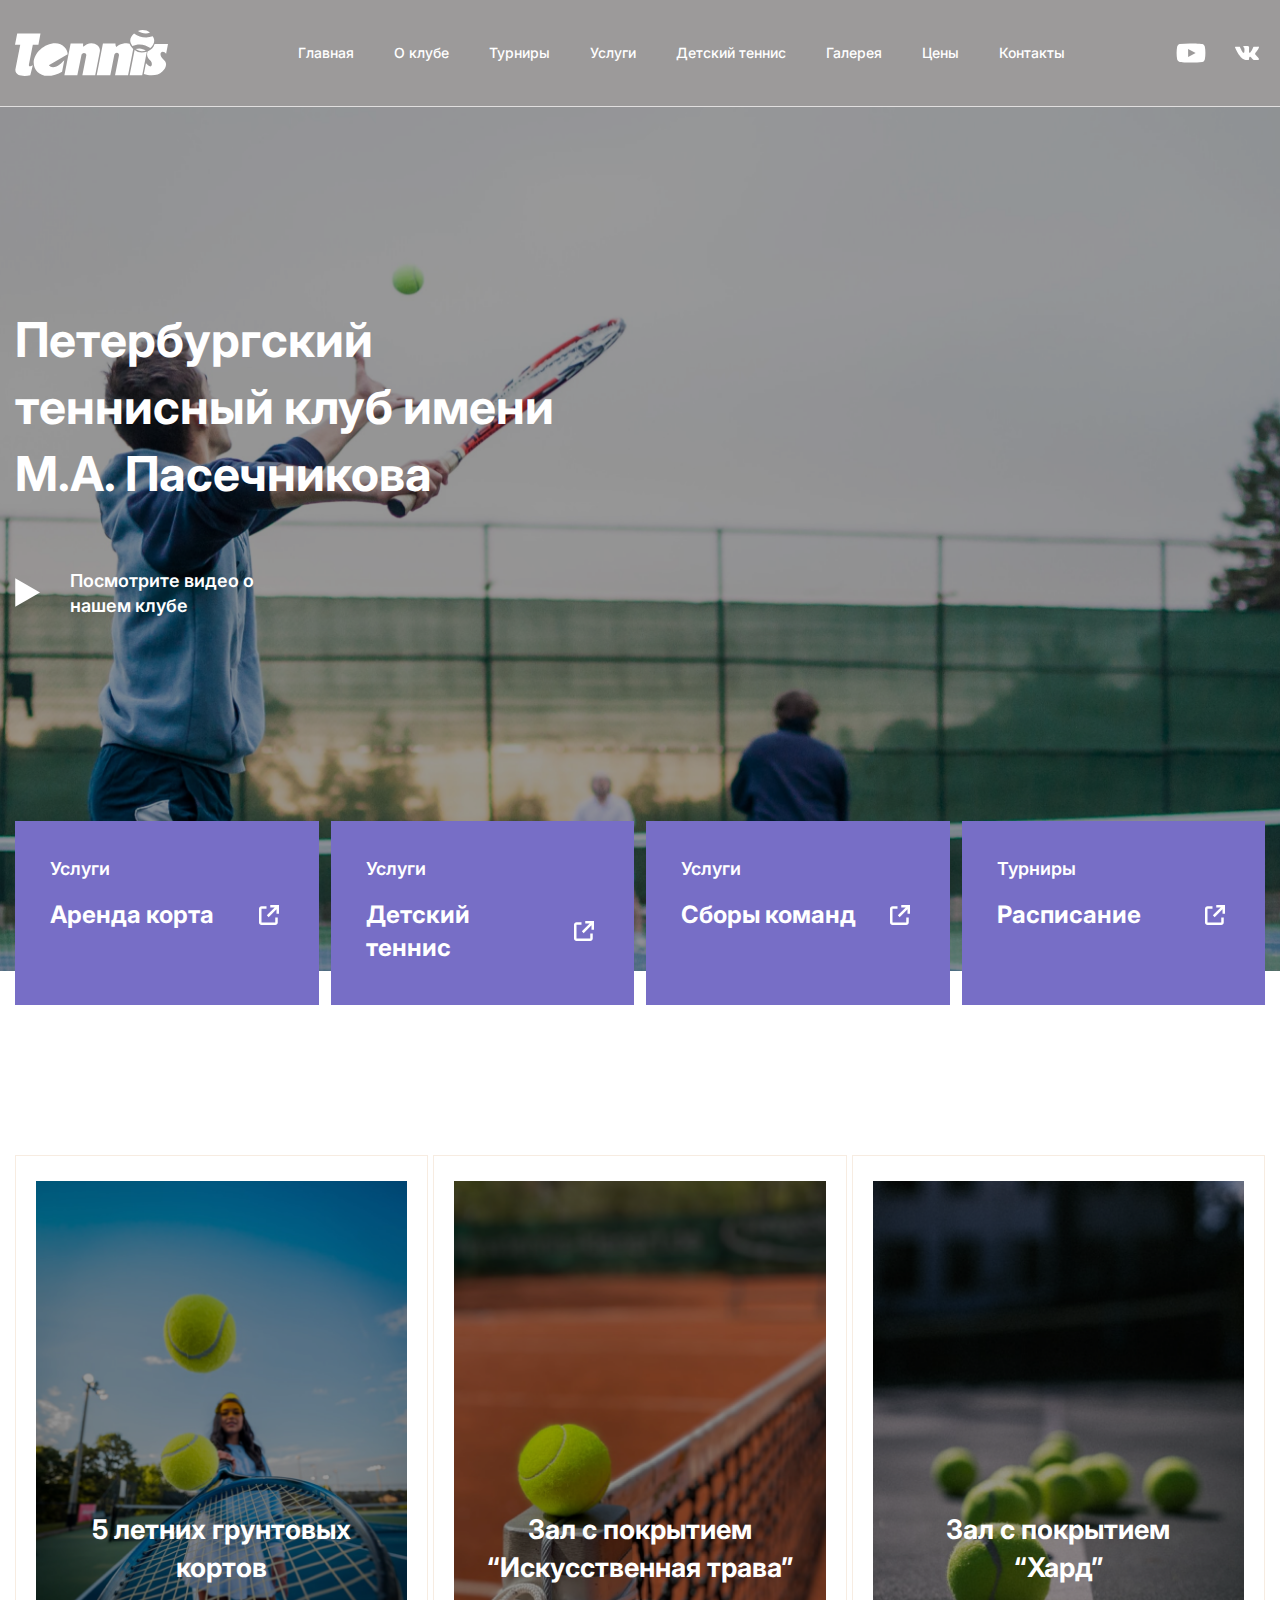
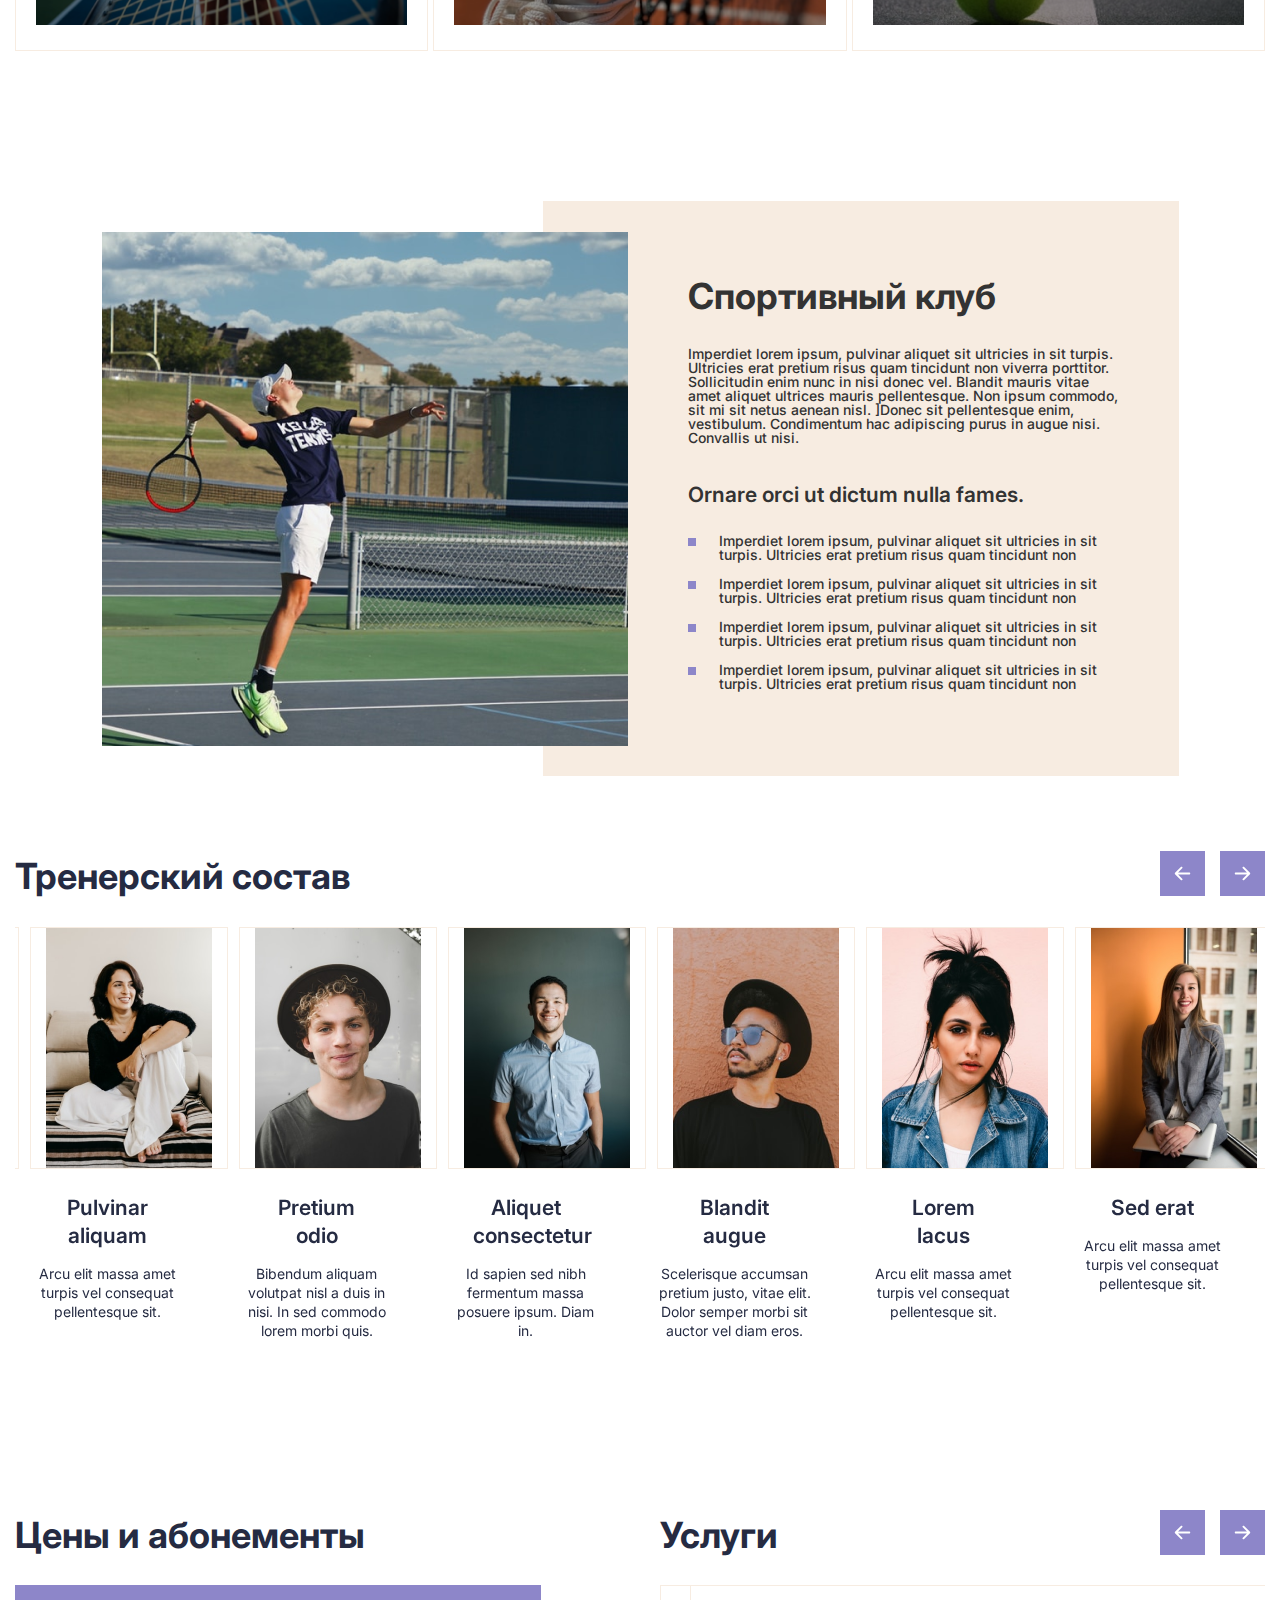
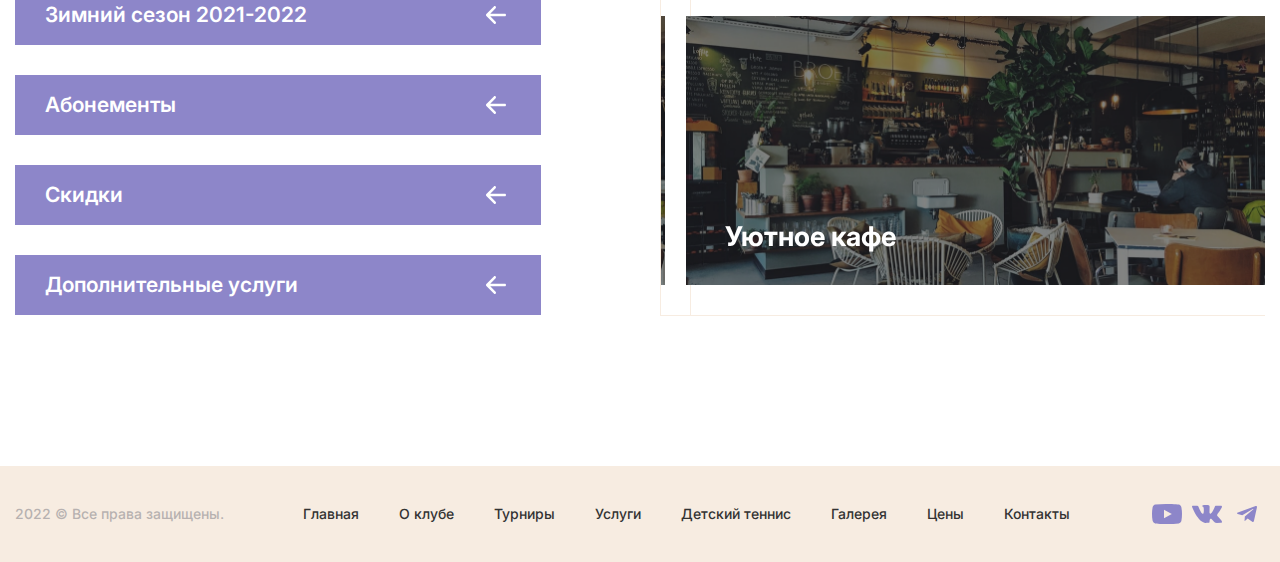
<file: flex-practice-tutor/index_2.html>
<!DOCTYPE html>
<html lang="en">
<head>
    <meta charset="UTF-8">
    <meta name="viewport" content="width=device-width, initial-scale=1.0">
    <link rel="stylesheet" href="./css/index2.css">
    <link href="https://fonts.googleapis.com/css2?family=Inter:wght@400;500;600;700;800&display=swap" rel="stylesheet">
    <title>Tennis</title>
</head>
<body>
    <div class="wrapper">
        <header class="header">
            <div class="header__container _container">
                <div class="header__logo">
                    <img src="./img/svg/Logo.svg" alt="">
                </div>
                <nav class="header__menu">
                    <ul class="menu__list">
                        <li class="menu__item">
                            <a href="" class="menu-link">Главная</a>
                        </li>
                        <li class="menu__item">
                            <a href="" class="menu-link">О клубе</a>
                        </li>
                        <li class="menu__item">
                            <a href="" class="menu-link">Турниры</a>
                        </li>
                        <li class="menu__item">
                            <a href="" class="menu-link">Услуги</a>
                        </li>
                        <li class="menu__item">
                            <a href="" class="menu-link">Детский теннис</a>
                        </li>
                        <li class="menu__item">
                            <a href="" class="menu-link">Галерея</a>
                        </li>
                        <li class="menu__item">
                            <a href="" class="menu-link">Цены</a>
                        </li>
                        <li class="menu__item">
                            <a href="" class="menu-link">Контакты</a>
                        </li>
                    </ul>
                </nav>
                <div class="header__burger">
                    <span></span>
                </div>
                <div class="header__social">
                    <img src="./img/svg/soc-icons.svg" alt="">
                    <img src="./img/svg/soc-icons(vk).svg" alt="">
                </div>
            </div>
        </header>
        <main class="main">
            <div class="main__main-block main-block">
                <div class="main__container _container">
                    <div class="main-block__body">
                        <h1 class="main__title">Петербургский теннисный клуб имени М.А. Пасечникова</h1>
                        <div class="main-block__box">
                            <img src="./img/svg/link.svg" alt="">
                            <div class="main-block__text">Посмотрите видео о нашем клубе</div>
                        </div>
                    </div>
                </div>
                <div class="main-block__image _ibg">
                    <img src="./img/cover.png" alt="">
                </div>
            </div>
            <section class="main__services services">
                <div class="services__container _container">
                    <div class="services__box">
                        <div class="services__column">
                            <div class="service__item">
                                <div class="service__name">Услуги</div>
                                <a href="">
                                    <div class="service__item-box">
                                        <h3 class="service__title">Аренда корта</h3>
                                        <img src="./img/svg/service-link.svg" alt="">
                                    </div>
                                </a>
                            </div>
                        </div>
                        <div class="services__column">
                            <div class="service__item">
                                <div class="service__name">Услуги</div>
                                <a href="">
                                    <div class="service__item-box">
                                        <h3 class="service__title">Детский теннис</h3>
                                        <img src="./img/svg/service-link.svg" alt="">
                                    </div>
                                </a>
                            </div>
                        </div>
                        <div class="services__column">
                            <div class="service__item">
                                <div class="service__name">Услуги</div>
                                <a href="">
                                    <div class="service__item-box">
                                        <h3 class="service__title">Сборы команд</h3>
                                        <img src="./img/svg/service-link.svg" alt="">
                                    </div>
                                </a>
                            </div>
                        </div>
                        <div class="services__column">
                            <div class="service__item">
                                <div class="service__name">Турниры</div>
                                <a href="">
                                    <div class="service__item-box">
                                        <h3 class="service__title">Расписание</h3>
                                        <img src="./img/svg/service-link.svg" alt="">
                                    </div>
                                </a>
                            </div>
                        </div>
                    </div>
                </div>
            </section>
            <div class="main__advantages advantages">
                <div class="advantages__container _container">
                    <div class="advantages__box">
                        <div class="advantages__column">
                            <div class="advantages__item">
                                <img src="/flex-practice-tutor/img/img/advan_01.png" alt="" class="advantages-img">
                                <div class="advantages-title">5 летних грунтовых кортов</div>
                            </div>
                            
                        </div>
                        <div class="advantages__column">
                            <div class="advantages__item">
                                <img src="/flex-practice-tutor/img/img/advan_02.png" alt="" class="advantages-img">
                                <div class="advantages-title">Зал с покрытием “Искусственная трава”</div>
                            </div>
                        </div>
                        <div class="advantages__column">
                            <div class="advantages__item">
                                <img src="/flex-practice-tutor/img/img/advan_03.png" alt="" class="advantages-img">
                                <div class="advantages-title">Зал с покрытием “Хард”</div>
                            </div>
                        </div>
                    </div>
                </div>
            </div>
            <section class="main__about about">
                <div class="about__container _container">
                    <div class="about__box">
                        <div class="about__column">
                            <div class="l">
                            <img src="/flex-practice-tutor/img/img/about.png" alt=""></div>
                        </div>
                        <div class="about__column">
                            <div class="info-column">
                                <h3 class="about__title">Спортивный клуб</h3>
                                <div class="about__text">Imperdiet lorem ipsum, pulvinar aliquet sit ultricies in sit turpis. Ultricies erat pretium risus quam tincidunt non viverra porttitor. Sollicitudin enim nunc in nisi donec vel. Blandit mauris vitae amet aliquet ultrices mauris pellentesque. Non ipsum commodo, sit mi sit netus aenean nisl. ]Donec sit pellentesque enim, vestibulum. 
                                    Condimentum hac adipiscing purus in augue nisi. Convallis ut nisi.</div>
                                <div class="about__list-title">Ornare orci ut dictum nulla fames. </div>
                                <ul class="about__list">
                                    <li class="about__item">Imperdiet lorem ipsum, pulvinar aliquet sit ultricies in sit turpis. Ultricies erat pretium risus quam tincidunt non</li>
                                    <li class="about__item">Imperdiet lorem ipsum, pulvinar aliquet sit ultricies in sit turpis. Ultricies erat pretium risus quam tincidunt non</li>
                                    <li class="about__item">Imperdiet lorem ipsum, pulvinar aliquet sit ultricies in sit turpis. Ultricies erat pretium risus quam tincidunt non</li>
                                    <li class="about__item">Imperdiet lorem ipsum, pulvinar aliquet sit ultricies in sit turpis. Ultricies erat pretium risus quam tincidunt non</li>
                                </ul>                                
                            </div>
                        </div>
                    </div>
                </div>
            </section>
            <section class="main__trainers trainers">
                <div class="trainers__container _container">
                    <div class="trainers__box">
                        <h3 class="about__title">Тренерский состав</h3>
                        <div class="trainers__slider-click"></div>
                    </div>
                    <div class="trainers__slider">
                        <div class="trainers__item">
                            <img src="/flex-practice-tutor/img/img/train_01.png" alt="">
                            <h5 class="trainer__name">Pulvinar aliquam</h5>
                            <div class="trainer__about">Arcu elit massa amet turpis vel consequat pellentesque sit. </div>
                        </div>
                        <div class="trainers__item">
                            <img src="/flex-practice-tutor/img/img/train_02.png" alt="">
                            <h5 class="trainer__name">Pretium 
                                odio</h5>
                            <div class="trainer__about">Bibendum aliquam volutpat nisl a duis in nisi. In sed commodo lorem morbi quis.  </div>
                        </div>
                        <div class="trainers__item">
                            <img src="/flex-practice-tutor/img/img/train_03.png" alt="">
                            <h5 class="trainer__name">Aliquet 
                                consectetur</h5>
                            <div class="trainer__about">Id sapien sed nibh fermentum massa posuere ipsum. Diam in.</div>
                        </div>
                        <div class="trainers__item">
                            <img src="/flex-practice-tutor/img/img/train_04.png" alt="">
                            <h5 class="trainer__name">Blandit 
                                augue</h5>
                            <div class="trainer__about">Scelerisque accumsan pretium justo, vitae elit. Dolor semper morbi sit auctor vel diam eros.</div>
                        </div>
                        <div class="trainers__item">
                            <img src="/flex-practice-tutor/img/img/train_05.png" alt="">
                            <h5 class="trainer__name">Lorem 
                                lacus</h5>
                            <div class="trainer__about">Arcu elit massa amet turpis vel consequat pellentesque sit. </div>
                        </div>
                        <div class="trainers__item">
                            <img src="/flex-practice-tutor/img/img/train_06.png" alt="">
                            <h5 class="trainer__name">Sed 
                                erat</h5>
                            <div class="trainer__about">Arcu elit massa amet turpis vel consequat pellentesque sit. </div>
                        </div>
                        <div class="trainers__item">
                            <img src="/flex-practice-tutor/img/img/train_03.png" alt="">
                            <h5 class="trainer__name">Pulvinar aliquam</h5>
                            <div class="trainer__about">Adipiscing amet, viverra dignissim egestas. Sed nibh egestas venenatis faucibus.  </div>
                        </div>
                    </div>
                </div>
            </section>
            <div class="ps">
                <div class="price-service__box _container">
                    <section class="main__price price">
                        <div class="price__container">
                            <h3 class="about__title">Цены и абонементы</h3>
                            <div class="price__box">
                                <a href="" class="price__link">
                                    <div class="price__item">
                                        <div class="price__title">Зимний сезон 2021-2022</div>
                                        <img src="./img/svg/price.svg" alt="">
                                    </div>
                                </a>
                                <a href="" class="price__link">
                                    <div class="price__item">
                                        <div class="price__title">Абонементы</div>
                                        <img src="./img/svg/price.svg" alt="">
                                    </div>
                                </a>
                                <a href="" class="price__link">
                                    <div class="price__item">
                                        <div class="price__title">Скидки</div>
                                        <img src="./img/svg/price.svg" alt="">
                                    </div>
                                </a>
                                <a href="" class="price__link">
                                    <div class="price__item">
                                        <div class="price__title">Дополнительные услуги</div>
                                        <img src="./img/svg/price.svg" alt="">
                                    </div>        
                                </a>
                            </div>
                        </div>
                    </section>
                    <section class="main__serv serv">
                        <div class="serv__container">
                            <div class="trainers__box">
                                <h3 class="about__title">Услуги</h3>
                                <div class="ps__slider-click"></div>
                            </div>
                            <div class="serv__slider">
                                <div class="serv__item">
                                    <img src="./img/img/service.png" alt="" class="serv-img">
                                    <div class="serv-text">Уютное кафе</div>
                                </div>
                                <div class="serv__item">
                                    <img src="./img/img/service.png" alt="" class="serv-img">
                                    <div class="serv-text">НЕуютное кафе</div>
                                </div>
                                <div class="serv__item">
                                    <img src="./img/img/service.png" alt="" class="serv-img">
                                    <div class="serv-text">Кафе</div>
                                </div>
                            </div>
                        </div>
                    </section>
                </div>
            </div>
        </main>
        <footer class="footer">
            <div class="_container">
                <div class="footer__box">
                    <div class="footer__item">
                        2022 © Все права защищены.
                    </div>
                    <div class="footer__item">
                        <nav class="header__menu">
                            <ul class="menu__list">
                                <li class="menu__item">
                                    <a href="" class="menu-link">Главная</a>
                                </li>
                                <li class="menu__item">
                                    <a href="" class="menu-link">О клубе</a>
                                </li>
                                <li class="menu__item">
                                    <a href="" class="menu-link">Турниры</a>
                                </li>
                                <li class="menu__item">
                                    <a href="" class="menu-link">Услуги</a>
                                </li>
                                <li class="menu__item">
                                    <a href="" class="menu-link">Детский теннис</a>
                                </li>
                                <li class="menu__item">
                                    <a href="" class="menu-link">Галерея</a>
                                </li>
                                <li class="menu__item">
                                    <a href="" class="menu-link">Цены</a>
                                </li>
                                <li class="menu__item">
                                    <a href="" class="menu-link">Контакты</a>
                                </li>
                            </ul>
                        </nav>
                    </div>
                    <div class="footer__item">
                        <img src="./img/svg/social_01.svg" alt="">
                        <img src="./img/svg/social_02.svg" alt="">
                        <img src="./img/svg/social_03.svg" alt="">
                    </div>                    
                </div>

            </div>
        </footer>
         <!-- -scripts--------------------- -->
        <script src="https://code.jquery.com/jquery-3.7.0.min.js"></script>
        <script src="/flex-practice-tutor/js/slick.min.js"></script>
        <script src="./js/tennis.js"></script>
    </div>
</body>
</html>
</file>
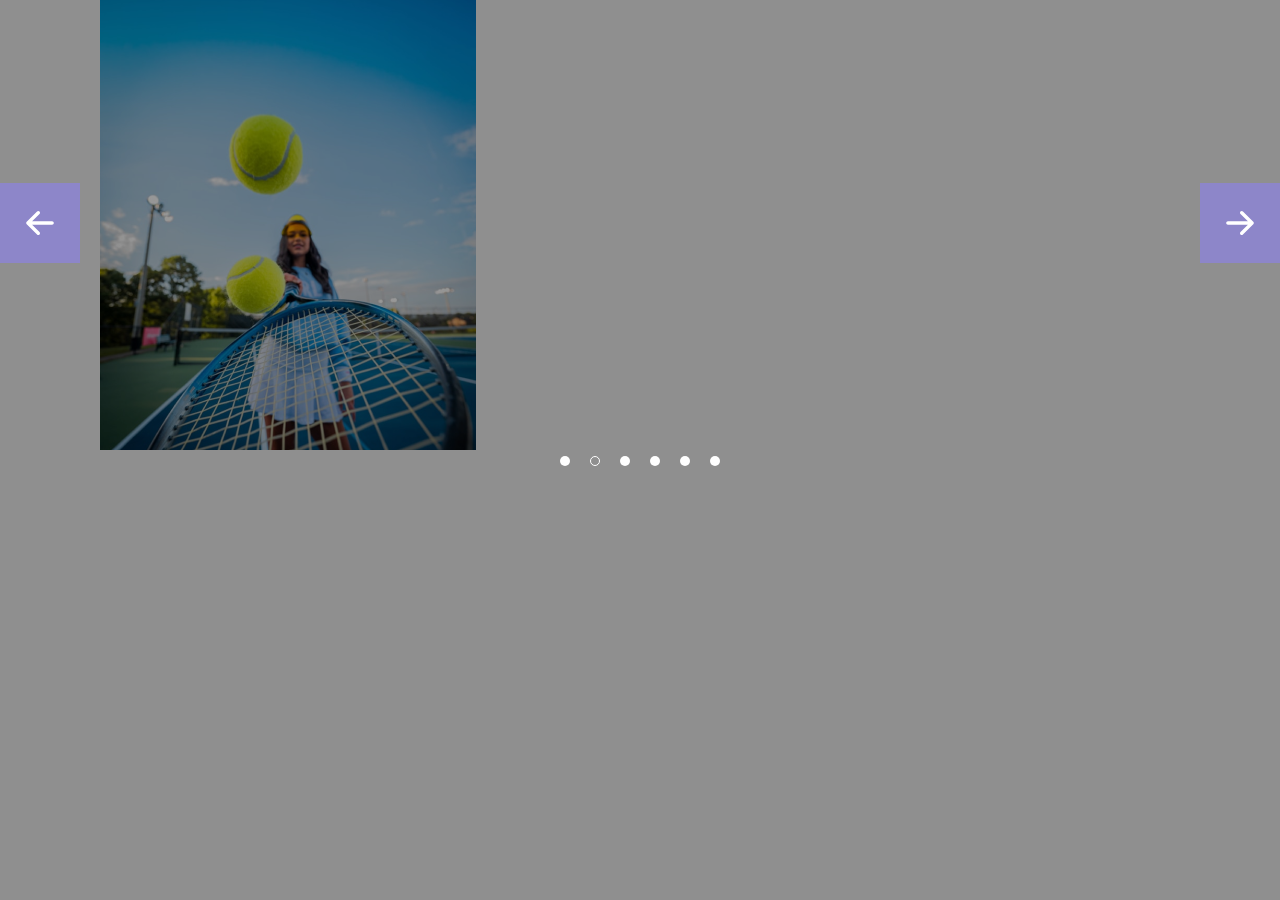
<file: flex-practice-tutor/new.html>
<!DOCTYPE html>
<html lang="en">
<head>
    <meta charset="UTF-8">
    <meta name="viewport" content="width=device-width, initial-scale=1.0">
    <link rel="stylesheet" href="./css/new.css">
    <title>Document</title>
</head>
<body>
    <div class="wrapper">
        <div class="slider">
            <div class="slider__item">
                <img src="./img/img/about.png" alt="">
            </div>
            <div class="slider__item">
                <img src="./img/img/advan_01.png" alt="">
            </div>
            <div class="slider__item">
                <img src="./img/img/advan_02.png" alt="">
            </div>
            <div class="slider__item">
                <img src="./img/img/advan_03.png" alt="">
            </div>
            <div class="slider__item">
                <img src="./img/img/train_02.png" alt="">
            </div>
            <div class="slider__item">
                <img src="./img/img/train_04.png" alt="">
            </div>
        </div>



        <!-- -scripts--------------------- -->
        <script src="https://code.jquery.com/jquery-3.7.0.min.js"></script>
        <script src="js/slick.min.js"></script>
        <script src="js/script.js"></script>
    </div>
</body>
</html>
</file>
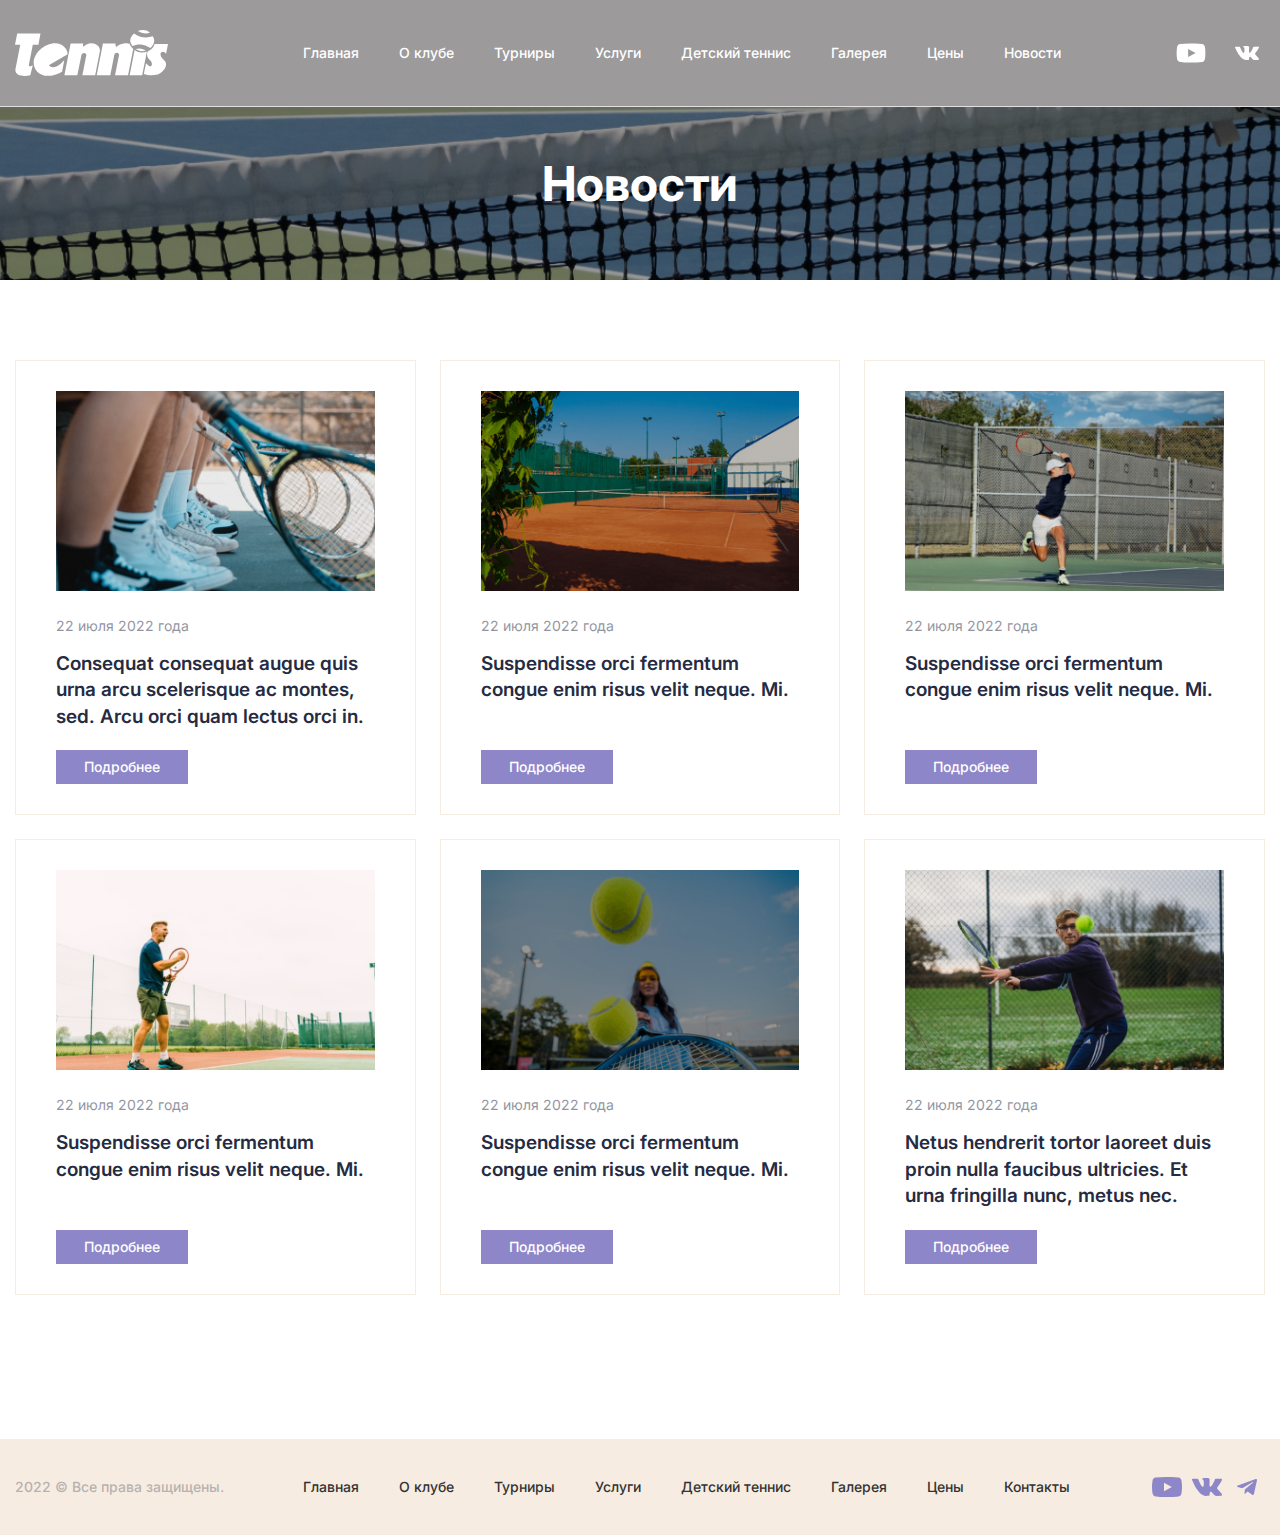
<file: flex-practice-tutor/news.html>
<!DOCTYPE html>
<html lang="en">
<head>
    <meta charset="UTF-8">
    <meta name="viewport" content="width=device-width, initial-scale=1.0">
    <link rel="stylesheet" href="./css/index2.css">
    <link rel="stylesheet" href="./css/news.css">
    <link href="https://fonts.googleapis.com/css2?family=Inter:wght@400;500;600;700;800&display=swap" rel="stylesheet">
    <title>Document</title>
</head>
<body>
    <div class="wrapper">
        <header class="header">
            <div class="header__container _container">
                <div class="header__logo">
                    <img src="./img/svg/Logo.svg" alt="">
                </div>
                <nav class="header__menu">
                    <ul class="menu__list">
                        <li class="menu__item">
                            <a href="./index_2.html" class="menu-link">Главная</a>
                        </li>
                        <li class="menu__item">
                            <a href="./about.html" class="menu-link">О клубе</a>
                        </li>
                        <li class="menu__item">
                            <a href="" class="menu-link">Турниры</a>
                        </li>
                        <li class="menu__item">
                            <a href="" class="menu-link">Услуги</a>
                        </li>
                        <li class="menu__item">
                            <a href="" class="menu-link">Детский теннис</a>
                        </li>
                        <li class="menu__item">
                            <a href="" class="menu-link">Галерея</a>
                        </li>
                        <li class="menu__item">
                            <a href="" class="menu-link">Цены</a>
                        </li>
                        <li class="menu__item">
                            <a href="" class="menu-link">Новости</a>
                        </li>
                    </ul>
                </nav>
                <div class="header__burger">
                    <span></span>
                </div>
                <div class="header__social">
                    <img src="./img/svg/soc-icons.svg" alt="">
                    <img src="./img/svg/soc-icons(vk).svg" alt="">
                </div>
            </div>
        </header>
        <main class="main">
            <div class="news-main__block">
                <div class="news-main__img _ibg">
                    <img src="./img/img/news_main.png" alt="">
                </div>
                <h2 class="news-title">Новости</h2>
            </div>
            <div class="_container">
                <div class="news-main__all">
                    <div class="news__box">
                        <div class="news__column">
                            <div class="news__item">
                                <div class="news-item__pic">
                                    <img src="./img/img/news__01.png" alt="">
                                </div>
                                <div class="news-item__data">22 июля 2022 года</div>
                                <div class="news-item__text">Consequat consequat augue quis urna arcu scelerisque ac montes, sed. Arcu orci quam lectus orci in.</div>
                                <div class="news-item__btn"><a href="">Подробнее</a></div>
                            </div>
                        </div>
                        <div class="news__column">
                            <div class="news__item">
                                <div class="news-item__pic">
                                    <img src="./img/img/news__02.png" alt="">
                                </div>
                                <div class="news-item__data">22 июля 2022 года</div>
                                <div class="news-item__text">Suspendisse orci fermentum congue enim risus velit neque. Mi.</div>
                                <div class="news-item__btn"><a href="">Подробнее</a></div>
                            </div>
                        </div>
                        <div class="news__column">
                            <div class="news__item">
                                <div class="news-item__pic">
                                    <img src="./img/img/news__03.png" alt="">
                                </div>
                                <div class="news-item__data">22 июля 2022 года</div>
                                <div class="news-item__text">Suspendisse orci fermentum congue enim risus velit neque. Mi.</div>
                                <div class="news-item__btn"><a href="">Подробнее</a></div>
                            </div>
                        </div>
                        <div class="news__column">
                            <div class="news__item">
                                <div class="news-item__pic">
                                    <img src="./img/img/news__04.png" alt="">
                                </div>
                                <div class="news-item__data">22 июля 2022 года</div>
                                <div class="news-item__text">Suspendisse orci fermentum congue enim risus velit neque. Mi.</div>
                                <div class="news-item__btn"><a href="">Подробнее</a></div>
                            </div>
                        </div>
                        <div class="news__column">
                            <div class="news__item">
                                <div class="news-item__pic">
                                    <img src="./img/img/advan_01.png" alt="">
                                </div>
                                <div class="news-item__data">22 июля 2022 года</div>
                                <div class="news-item__text">Suspendisse orci fermentum congue enim risus velit neque. Mi.</div>
                                <div class="news-item__btn"><a href="">Подробнее</a></div>
                            </div>
                        </div>
                        <div class="news__column">
                            <div class="news__item">
                                <div class="news-item__pic">
                                    <img src="./img/img/news__06.png" alt="">
                                </div>
                                <div class="news-item__data">22 июля 2022 года</div>
                                <div class="news-item__text">Netus hendrerit tortor laoreet duis proin nulla faucibus ultricies. Et urna fringilla nunc, metus nec. </div>
                                <div class="news-item__btn"><a href="">Подробнее</a></div>
                            </div>
                        </div>
                    </div>
                </div>
            </div>
        </main>
        <footer class="footer">
            <div class="_container">
                <div class="footer__box">
                    <div class="footer__item">
                        2022 © Все права защищены.
                    </div>
                    <div class="footer__item">
                        <nav class="header__menu">
                            <ul class="menu__list">
                                <li class="menu__item">
                                    <a href="" class="menu-link">Главная</a>
                                </li>
                                <li class="menu__item">
                                    <a href="" class="menu-link">О клубе</a>
                                </li>
                                <li class="menu__item">
                                    <a href="" class="menu-link">Турниры</a>
                                </li>
                                <li class="menu__item">
                                    <a href="" class="menu-link">Услуги</a>
                                </li>
                                <li class="menu__item">
                                    <a href="" class="menu-link">Детский теннис</a>
                                </li>
                                <li class="menu__item">
                                    <a href="" class="menu-link">Галерея</a>
                                </li>
                                <li class="menu__item">
                                    <a href="" class="menu-link">Цены</a>
                                </li>
                                <li class="menu__item">
                                    <a href="" class="menu-link">Контакты</a>
                                </li>
                            </ul>
                        </nav>
                    </div>
                    <div class="footer__item">
                        <img src="./img/svg/social_01.svg" alt="">
                        <img src="./img/svg/social_02.svg" alt="">
                        <img src="./img/svg/social_03.svg" alt="">
                    </div>                    
                </div>

            </div>
        </footer>
        <!-- -scripts--------------------- -->
        <script src="https://code.jquery.com/jquery-3.7.0.min.js"></script>
        <script src="/flex-practice-tutor/js/slick.min.js"></script>
        <script src="./js/tennis.js"></script>
    </div>
</body>
</html>
</file>
<file: css/main.css>
/* Обнуление */
*,
*::before,
*::after {
	padding: 0;
	margin: 0;
	border: 0;
	box-sizing: border-box;
}
a {
	text-decoration: none;
}
ul,
ol,
li {
	list-style: none;
}
img {
	vertical-align: top;
}
h1,
h2,
h3,
h4,
h5,
h6 {
	font-weight: inherit;
	font-size: inherit;
}
html,
body {
	height: 100%;
	line-height: 1;
	background: #ffffff;
	font-size: 14px;
	color: white;
	font-weight: 500;
	font-family: Inter;
}
/* ---------------------------------------------------------------------------- */
.wrapper {
	min-height: 100%;
	overflow: hidden;
	display: flex;
	flex-direction: column;
}
/* ---------------------------------------------------------------------------- */
._container {
	max-width: 1296px;
	padding: 0px 15px;
	margin: 0px auto;
	box-sizing: content-box;
}
._ibg {
	position: relative;
}
._ibg img {
	position: absolute;
	width: 100%;
	height: 100%;
	top: 0;
	left: 0;
	object-fit: cover;
}
/* ===HEADER=============================================== */
.header__wrapper{
    border-bottom: 1px solid #E1DFDF;
    z-index: 2;
}
.header__container{
    width: 100%;
    height: 106px;
}
.header__box{
    display: flex;
    width: 100%;
    height: inherit;
    text-align: center;
    align-items: center;
    justify-content: space-between;
}
.header__items{
    display: flex;
    flex-wrap: wrap;
    text-align: center;
    align-items: center;
    margin: 0 20px;
}
.header__item{
    line-height: 140%;
}
.header__item:not(:last-child){
    margin: 0 40px 0 0 ;
}
.header__link{
    color: white;
}
.header__link:hover{
    text-decoration: underline;
    opacity: 0.8;
}
.header__social-box{
    display: flex;
}
.header__social-box >*:not(:last-child){
    margin: 0 20px 0 0;
}
/* ===MAIN=================================================================== */
.main{
    flex: 1 1 auto;
}
.main__container{
    position: relative;
    z-index: 2;
}
.main-block__body > *:not(:last-child){
    margin: 200px 0 60px 0;
}
.main-block__body{
    width: 50%;
}
.main__title{
    font-size: 48px;
    line-height: 140%;
    font-weight: 800;
}
.link-block__button{
    width: 80px;height: 80px;
    border: 1px solid white;
    border-radius: 200px;
    display: flex;
    align-items: center;
    justify-content: center;
    transition-duration: 0.3s;
}
.link-block__button_inside{
    border-radius: 200px;
    width: 63px;height: 63px;
    background-color: #8D86C9;
    display: flex;
    align-items: center;
    justify-content: center;
}
.link-block__button:hover{
    background-color: #8D86C9;
    border: none;
    cursor: pointer;
}
.main__link-block{
    display: flex;
    align-items: center;
    gap: 30px;
}
.link-block__text{
    font-size: 18px;
    font-weight: 600;
    line-height: 140%;
    width: 27%;
}
.main-block__image{
    position: absolute;
    left: 0;top: 0;
    width: 100%;height: 100%;
}
</file>
<file: flex-box(pract-dog)/css/base.css>
/* Обнуление */
*,
*::before,
*::after {
	padding: 0;
	margin: 0;
	border: 0;
	box-sizing: border-box;
}
a {
	text-decoration: none;
}
ul,
ol,
li {
	list-style: none;
}
img {
	vertical-align: top;
}
h1,
h2,
h3,
h4,
h5,
h6 {
	font-weight: inherit;
	font-size: inherit;
}
html,
body {
	height: 100%;
	line-height: 1;
	background: #ffffff;
	font-size: 14px;
	color: #1E2050;
	font-weight: 400;
	font-family: Arial, Helvetica, sans-serif;
}
/* ---------------------------------------------------------------------------- */
.wrapper {
	min-height: 100%;
	overflow: hidden;
	display: flex;
	flex-direction: column;
}
._container{
    max-width: 960px;
    margin: 0 auto;
    padding: 0 15px;
}
.content{flex: 1 1 auto;}
/* ========================================= */
.footer{
    background-color: #e7e7e7;
}
.footer_row{
    display: flex;
    height: 65px;
    align-items: center;
    justify-content: center;
}
.footer__text{
    font-size: 16px;
    color: #2d2d2d;
}
/* ========================================= */
.intro{
    padding: 35px 0;
}
.intro__box{
    display: flex;
    justify-content: space-between;
    align-items: center;
    gap: 50px;
}
.title{
    font-size: 32px;
    font-weight: 600;
}
.intro__body{
    margin-left: 31px;
}
.intro__body > *:not(:last-child){
    margin: 0 0 15px 0;
}
.intro-item{
    background: url("../img/icon-done.svg") 0 -3px no-repeat;
    padding-left: 31px;
    font-size: 20px;
    margin-left: -31px;

}
.intro-item:not(:last-child){
    margin: 0 0 10px -31px;
}
/* ======what======================================== */
.what{
    background: #FAF9FE;
    padding: 35px 0;
}
.what__text{
    font-size: 18px;
}
.what__box{
    display: flex;
    justify-content: space-between;
    gap: 80px;
    align-items: center;
}
.what__img{
    flex: 0 0 235px;
}
.what__body{
    flex: 1 1 auto;
}
.what__img img{
    max-width: 100%;
}
.title:not(:last-child){
    margin: 0 0 15px 0;
}
.what__text{
    margin: 0 0 10px;
}
/* ====columns======================================================== */
.columns{
    padding: 48px 0 13px 0;
}
.columns .title{
    text-align: center;
    margin-bottom: 30px;
}
.columns__box{
    display: flex;
    flex-wrap: wrap;
    margin: 0 -10px;
}
.columns__item{
    flex: 0 1 50%;
    display: flex;
    gap: 20px;
    padding: 0 10px;
    margin: 0 0 35px 0;
}
.column-item__title{
    font-size: 16px;
    margin-bottom: 10px;
    font-weight: 600;
}
.column-item__text{
    font-size: 16px;
}
.column-item__img{
    flex: 0 0 185px;
}
@media (max-width:767px) {
    .columns__item{
        flex: 0 1 100%;
    }
}
/* ================================================================= */
.vertical{
    background-color: #FAF9FE;
    padding: 30px 0;
}
.vertical .title{
    text-align: center;
}
.vertical__container{
    width: 760px;
    margin: 0 auto;
}
.vertical__box{
    display: flex;
    margin: 0 -15px;
}
.vertical__column{
    flex: 0 1 33.333%;
    padding: 0 15px;
    display: flex;
}
.vertical__item{
    background-color: #1E2050;
    border-radius: 3px;
    display: flex;
    flex-direction: column;
    color: white;
    border: 1px solid #1E214E;
}
.vertical__subtitle{
    text-align: center;
    font-size: 20px;
    font-weight: 600;
    padding: 10px 0;
}
.vertical__label{
    text-align: center;
    padding: 10px 0;
    font-size: 18px;
    font-weight: 600;
    background: #05C298;
}
.vertical__text{
    font-size: 16px;
    padding: 10px 15px;
    flex: 1 1 auto;
}
.vertical__btn{
    text-align: center;
    font-size: 18px;
    background-color: #ffffff;
    display: block;
    margin: 0 15px 10px;
    padding: 10px 35px;
}
</file>
<file: flex-practice-tutor/css/main.css>
/* Обнуление */
*,
*::before,
*::after {
	padding: 0;
	margin: 0;
	border: 0;
	box-sizing: border-box;
}
a {
	text-decoration: none;
}
ul,
ol,
li {
	list-style: none;
}
img {
	vertical-align: top;
}
h1,
h2,
h3,
h4,
h5,
h6 {
	font-weight: inherit;
	font-size: inherit;
}
html,
body {
	height: 100%;
	line-height: 1;
	background: #ffffff;
	font-size: 14px;
	color: white;
	font-weight: 500;
	font-family: Inter;
}
/* ---------------------------------------------------------------------------- */
.wrapper {
	min-height: 100%;
	overflow: hidden;
	display: flex;
	flex-direction: column;
}
/* ---------------------------------------------------------------------------- */
._container {
	max-width: 1296px;
	padding: 0px 15px;
	margin: 0px auto;
	box-sizing: content-box;
}
._ibg {
	position: relative;
}
._ibg img {
	position: absolute;
	width: 100%;
	height: 100%;
	top: 0;
	left: 0;
	object-fit: cover;
}
/* ===HEADER=============================================== */
.header__wrapper{
    border-bottom: 1px solid #E1DFDF;
    z-index: 2;
}
.header__container{
    width: 100%;
    height: 106px;
}
.header__box{
    display: flex;
    width: 100%;
    height: inherit;
    text-align: center;
    align-items: center;
    justify-content: space-between;
}
.header__items{
    display: flex;
    flex-wrap: wrap;
    text-align: center;
    align-items: center;
    margin: 0 20px;
}
.header__item{
    line-height: 140%;
}
.header__item:not(:last-child){
    margin: 0 40px 0 0 ;
}
.header__link{
    color: white;
}
.header__link:hover{
    text-decoration: underline;
    opacity: 0.8;
}
.header__social-box{
    display: flex;
}
.header__social-box >*:not(:last-child){
    margin: 0 20px 0 0;
}
/* ===MAIN=================================================================== */
.main{
    flex: 1 1 auto;
}
.main__container{
    position: relative;
    z-index: 2;
}
.main-block__body > *:not(:last-child){
    margin: 130px 0 60px 0;
}
.main-block__body{
    width: 50%;
}
.main__title{
    font-size: 48px;
    line-height: 140%;
    font-weight: 800;
}
.link-block__button{
    width: 80px;height: 80px;
    border: 1px solid white;
    border-radius: 200px;
    display: flex;
    align-items: center;
    justify-content: center;
    transition-duration: 0.3s;
}
.link-block__button_inside{
    border-radius: 200px;
    width: 63px;height: 63px;
    background-color: #8D86C9;
    display: flex;
    align-items: center;
    justify-content: center;
}
.link-block__button:hover{
    background-color: #8D86C9;
    border: none;
    cursor: pointer;
}
.main__link-block{
    display: flex;
    align-items: center;
    gap: 30px;
}
.link-block__text{
    font-size: 18px;
    font-weight: 600;
    line-height: 140%;
    width: 27%;
}
.main-block__image{
    position: absolute;
    left: 0;top: 0;
    width: 100%;height: 100%;
}
/* ===service============================================== */
.services{
    margin: 101.5px 0 0 0;
}
.services__box{
    position: absolute;
    display: flex;
    flex-wrap: wrap;
    gap: 12px;
    justify-content: space-between;
}
.services__column{
    background-color: #8D86C9;
    padding: 35px;
    transition-duration: 0.6s;
    /* flex: 0 1 25%; */
}
.services__column:hover{
    background-color: #776EC6;
}
.service__title{
    font-size: 18px;
    font-weight: 600;
    line-height: 140%;
    margin: 0 0 17px 0;
}
.service__name{
    font-size: 24px;
    font-weight: 700;
    line-height: 140%;
}
.service__name-block{
    display: flex;
    justify-content: space-between;
    gap: 55px;
}
.services__column a{
    color: white;
}
/* ===advantages=================================================== */
.advantages__container{
    padding: 280px 0 150px;
}
.advantages__box{
    display: flex;
    position: relative;
    justify-content: center;
    gap: 24px;
    margin: 0 auto;
}
.advantages__item{
    padding: 25px 20px;
    position: relative;
    flex: 0 1 33.333%;
    text-align: center;
    border: 1px solid #F7ECE1;
}
.advantages__text{
    position: absolute;
    bottom: 65px;
    padding: 0 25px;
    margin: 0 auto;
    font-size: 27px;
    font-weight: 700;
    line-height: 140%;
}
@media (max-width:1100px) {

    
}
/* =about=============================================================== */
.about__container{
   max-width: 1076px;
   margin: 0 auto 75px;
}
.about__box{
    display: flex;
    justify-content: center;
    align-items: center;
}
.item-picture{
    margin: 0 -86px 0 0 ;
    z-index: 2;
    position: relative;
}
.item-body{
    color: #333;
    padding: 70px 60px 70px 146px;
    background-color: #F7ECE1;
}
.title{
    color: #333;
    font-size: 36px;
    font-weight: 700;
    line-height: 140%;
}
.title:not(:last-child){
    margin: 0 0 25px 0;
}
.about__text{
    font-size: 14px;
    line-height: 140%;
}
.about__text:not(:last-child){
    margin: 0 0 35px 0;
}
.about__subtitle{
    font-size: 21px;
    font-weight: 600;
    line-height: 140%;
    margin: 0 0 25px 0;
}
.list-item{
    font-size: 14px;
    line-height: 140%;
    background: url('../img/svg/about-list.svg') 0 4px no-repeat;
    padding: 0 0 0 31px;
}
.list-item:not(:last-child){
    margin: 0 0 10px 0;
}
@media (max-width: 1200px) {
    .item-body{
        padding: 70px 60px;
    }
    .item-picture {
        background-color: #F7ECE1;
        margin: 0 0 30px 0;
    }
    .about__box{
        flex-wrap: wrap;
    }
    .advantages__box{
        flex-wrap: wrap;
    }
}
/* =====trainers================================================= */
.trainers__container{
    margin: 75px auto;
    color: #333;
}
.trainers .title{
    margin: 0 0 75px 0;
}
.trainer__img img{
    padding: 0 15px;
    border: 1px solid #F7ECE1;
}
.trainer__img:not(:last-child){    
    margin: 0 0 25px 0;
}
.trainers__box{
    display: flex;
    flex-wrap: wrap;
    text-align: center;
    justify-content: center;
    gap: 24px;
}
.treiner__column{
    max-width: 196px;
    flex: 0 1 16.667%;
}
.trainer__name{
    font-size: 21px;
    padding: 0 40px;
    font-weight: 600;
    line-height: 140%;
}
.trainer__name:not(:last-child){
    margin: 0 0 15px 0;
}
.trainer__text{
    font-size: 14px;
    line-height: 140%;
    font-weight: 300;
}
/* ===price and serv=============================== */
.main__box{
    padding: 75px 0;
}
.main__body{
    display: flex;
    color: #333;
    justify-content: space-between;
}
.serv__container .title, .price__container .title{
    margin: 0 0 50px 0;
}
/* ==price====================================================== */
.price{
    flex: 1 1 100%;
    margin: 0 0 50px 0;
}
.price__container{
    max-width: 526px;
}
.price__box{
    width: 100%;
}
.price__item{
    display: flex;
    padding: 15px 30px;
    justify-content: space-between;
    align-items: center;
    cursor: pointer;
    transition-duration: 0.5s;
    background-color: #8D86C9;
}
.price__item:hover{
    background-color: #7870c1;
}
.price__item:not(:last-child){
    margin: 0 0 30px 0;
}
.price__title{
    font-size: 21px;
    font-weight: 600;
    line-height: 140%;
}
.price__title a{
    color: white;
}
/* ===serv======================================= */
.serv__container{
    max-width: 636px;
}
.serv__img{
    border: 1px solid #F7ECE1;
    padding: 30px 25px;
    position: relative;
}
.img-text{
    font-size: 27px;
    font-weight: 700;
    line-height: 140%;
    color: white;
    position: absolute;
    bottom: 60px;
    left: 65px;
}
@media (max-width: 1267px) {
    .main__box{
        flex-wrap: wrap;
        justify-content: center;
    }  
}
/* =footer====================================================== */
.footer{
    background-color: #F7ECE1;
}
.footer__box{
    display: flex;
    padding: 30px;
    justify-content: space-between;
    align-items: center;
}
.footer__com{
    color: #333;
    opacity: 0.3;
}
.footer__menu a{
    color: #333;
}
.footer__social img:not(:last-child){
    margin: 0 19px 0 0;
}
</file>
<file: flex-practice-tutor/css/index2.css>
/* Обнуление */
*,
*::before,
*::after {
	padding: 0;
	margin: 0;
	border: 0;
	box-sizing: border-box;
}
a {
	text-decoration: none;
}
ul,
ol,
li {
	list-style: none;
}
img {
	vertical-align: top;
}
h1,
h2,
h3,
h4,
h5,
h6 {
	font-weight: inherit;
	font-size: inherit;
}
html,
body {
	height: 100%;
	line-height: 1;
	background: #ffffff;
	font-size: 14px;
	color: #252b42;
	font-weight: 500;
    font-family: Inter;
}
a{color: white;}
/* ---------------------------------------------------------------------------- */
.wrapper{
    min-height: 100%;
    overflow: hidden;
    display: flex;
    flex-direction: column;
}
/* --------------------------------------------------------------------------------------- */
.main{
    flex: 1 1 auto;
}
._container{
    max-width: 1296px;
    margin: 0 auto;
    padding: 0 15px;
    box-sizing: content-box;
}
.ps_container{
    max-width: 648px;
    margin: 0 auto;
    padding: 0 15px;
    box-sizing: content-box;
}
._ibg{
    position: relative;
}
._ibg img{
    position: absolute;
    width: 100%;
    height: 100%;
    left: 0;top: 0;
    object-fit: cover;
}
/* ------------------------------------------------------- */
.header{
    position: fixed;
    width: 100%;
    top: 0;left: 0;
    z-index: 50;
    border-bottom: #E1DFDF 1px solid;
}
.header__container{
    display: flex;
    min-height: 106px;
    align-items: center;
    position: relative;
    justify-content: space-between;
}
.menu__list{
    display: flex;
    flex-wrap: wrap;
}
.header__menu{
    margin: 0 40px;
    position: relative;
    z-index: 3;
}


/* --burger--- */
.header::before{
    content: '';
    position: absolute;
    top: 0;
    left: 0;
    width: 100%;
    height: 100%;
    background-color: #9c9a9a;
    z-index: 2;
}
.header__logo{
    flex: 0 0 14%;
    position: relative;
    z-index: 5;
}
.header__logo img{
    max-width: 100%;
}
.header__burger{
    display: none;
}

.menu__item:not(:last-child){
    margin: 0 40px 0 0;
}
.menu__item a{
    color: white;
    line-height: 140%;
}
.menu__item a:hover{
    text-decoration: underline;
}
.header__social{
    display: flex;
    position: relative;
    z-index: 3;
}
.header__social img:not(:last-child){
    margin:  0 20px 0 0;
}
@media (max-width: 767px) {
    body.lock{
        overflow: hidden;
    }
    .header__container{
        min-height: 80px;
    }
    .header__burger{
        display: block;
        position: relative;
        width: 30px;
        height: 20px;
        z-index: 3;
    }
    .header__burger span{
        position: absolute;
        top: 9px;
        background-color: white;
        left: 0;
        width: 100%;
        height: 2px;
        transition: all 0.3s ease 0s;
    }
    .header__burger::before, .header__burger::after{
        content: '';
        background-color: white;
        position: absolute;
        width: 100%;
        height: 2px;
        left: 0;
        transition: all 0.3s ease 0s;
    }   
    .header__burger::before{
        top: 0;
    }
    .header__burger::after{
        bottom: 0;
    } 
    .header__burger.active::before{
        transform: rotate(45deg);
        top: 9px;
    }
    .header__burger.active::after{
        transform: rotate(-45deg);
        bottom: 9px;
    }
    .header__burger.active span{
        transform: scale(0);
    }
    .header__menu{
        position: fixed;
        z-index: 1;
        top: -100%;
        left: 0;
        width: 100%;
        margin: 0;
        overflow: auto;
        height: 100%;
        background-color: #8D86C9;
        padding: 100px 0 0 0 ;
        transition: all 0.3s ease 0s;
    }
    .header__menu.active{
        top: 0;
    }
    .menu__list{
        display: block;
    }
    .menu__item a{
        display: block;
        font-size: 22px;
        margin: 0 0 10px 20px;
    }
}
/* ------ */

/* ---mainmenu----------------------------------------- */
.main-block{
    position: relative;
    margin: 0 auto;
}
.main-block__body{
    max-width: 600px;
    position: relative;
    z-index: 2;
    padding: 306px 0 353px 0;
}
.main-block__image{
    position: absolute;
    width: 100%;
    height: 100%;
    left: 0;top: 0;
}
.main__title{
    margin: 0 0 60px 0;
    font-size: 48px;
    color: white;
    font-weight: 700;
    line-height: 140%;
}
.main-block__box{
    display: flex;
    justify-content: space-between;
    align-items: center;
    max-width: 280px;
}
.main-block__text{
    font-size: 18px;
    font-weight: 600;
    line-height: 140%;
    color: white;
}
.main-block__box img{
    margin: 0 30px 0 0;
}
@media (max-width: 992px) {
    .main-block__body{
        padding: 230px 0 290px 0;
    }
}
@media (max-width: 767px) {
    .main-block__body{
        padding: 200px 0 250px 0;
    }
    .main__title{
        font-size: 34px;
    }
}
/* ---SERVICE-------------------------------- */
.services__box{
    display: flex;
    flex-wrap: wrap;
    margin: 0 -6px;
}

.main__services{
    position: relative;
    z-index: 2;
    margin: -150.5px 0 0 0;
}
.service__item{
    height: 100%;
    color: white;
    background-color: #776EC6;
    padding: 35px 35px 40px;
    transition-duration: 0.5s;
}
.service__item:hover{
    background-color: #574eaf;
}
.service__name{
    font-size: 18px;
    font-weight: 600;
    line-height: 140%;
    margin: 0 0 17px 0;
}
.services__column{
    flex: 0 1 25%;
    padding: 0 6px;
}
.service__item-box{
    display: flex;
    justify-content: space-between;
    align-items: center;
    gap: 10px;
}
.service__title{
    font-size: 24px;
    font-weight: 700;
    line-height: 140%;
}
@media (max-width: 1090px) {
    .services__column{
        flex: 0 1 50%;
        padding: 0 6px 6px 6px;
    }
}
@media (max-width: 650px) {
    .service__name{
        font-size: 14px;
        font-weight: 500;
    }
    .service__title{
        font-size: 20px;
        font-weight: 600;
    }
    .main-block__body{
        padding: 180px 0 200px 0;
    }
    .main__title{
        font-size: 32px;
    }
}
@media (max-width: 500px) {
    .services__column{
        flex: 0 1 100%;
        padding: 0 6px 10px 6px;
    }
}
/* ===ADVANTAGES====================================================================== */
.main__advantages{
    margin: 150px 0 75px 0;
}
.advantages__box{
    display: flex;
    justify-content: space-between;
    gap: 5px;
}
.advantages__column{
    flex: 0 1 33.333%;
    position: relative;
    text-align: center;
}
.advantages__column img{
    border: 1px solid #F7ECE1;
    padding: 25px 20px;
    width: 100%;
}
.advantages-title{
    position: absolute;
    bottom: 65px;
    font-size: 27px;
    color: white;
    max-width: 100%;
    padding: 0 50px;
    font-weight: 700;
    line-height: 140%;
}
@media (max-width: 1090px) {
    .advantages-title{
        font-size: 22px;
        bottom: 50px;
    }
    .main__advantages{
        margin: 100px 0 75px 0;
    }
}
@media (max-width: 910px) {
    .main__advantages{
        margin: 75px 0 75px 0;
    }
    .advantages__box{
        flex-wrap: wrap;
        justify-content: center;
        gap: 20px;
    }
    .advantages__column{
        flex: 0 1 48%;
    }
}
@media (max-width: 676px) {
    .advantages__column{
        flex: 0 1 90%;
    }
    .advantages-title{
        width: 100%;
        font-size: 27px;
        bottom: 65px;
    }
}
/* ==ABOUT====================================== */
.main__about{
    margin: 150px 0 75px 0;
}
.about__box{
    display: flex;
    align-items: center;
    margin: 0 auto;
    justify-content: center;
}
.about__column img{
    z-index: 2;
    width: 100%;
    position: relative;
}
.info-column{
    background-color: #F7ECE1;
    padding: 70px 60px 85px 145px;
    color: #333;
    max-width: 636px;
    margin: 0 0 0 -85px;
}
.about__title{
    font-size: 36px;
    font-weight: 700;
    line-height: 140%;
}
.about__title:not(:last-child){
    margin: 0 0 25px 0;
}
.about__text .about__item{
    font-size: 14px;
    font-weight: 400;
    line-height: 140%;
}
.about__text:not(:last-child){
    margin:  0 0 35px 0;
}
.about__list-title{
    font-size: 21px;
    font-weight: 600;
    line-height: 140%;
}
.about__list-title:not(:last-child){
    margin: 0 0 25px 0;
}
.about__item:not(:last-child){
    margin: 0 0 15px 0;
}
.about__item{
    background: url('../img/svg/about-list.svg') 0 4px no-repeat;
    padding: 0 0 0 31px;
}
@media (max-width: 992px) {
    .main__about{
        margin: 75px 0 75px 0;
    }
    .about__box{
        flex-wrap: wrap;
    }
    .info-column{
        margin: 0;
        max-width: 100%;
        padding: 50px;
    }
    .about__column{
        flex: 0 1 100%;
    }   
}
/* ===TRAINERS======================================================= */
.main__trainers{
    margin: 75px 0;
}
.trainers__item img{
    border: 1px solid #F7ECE1;
    padding: 0 15px;
}
.trainers__box{
    display: flex;
    justify-content: space-between;
}
@media (max-width: 640px) {
    .trainers__box{
        flex-wrap: wrap;
    }
    .trainers__box .about__title{
        margin: 0 0 10px 0;
    }
    .trainers__slider-click{
        margin: 0 0 15px 0;
    }
}
.trainers__slider{
    position: relative;
}
.trainers__item{
    padding: 0 15px;
    margin-right: 24px;
    max-width: 196px;
}
.trainer__name{
    text-align: center;
    padding: 0 25px;
    font-size: 21px;
    font-weight: 600;
    line-height: 135%;
    margin: 25px 0 15px 0;
}
.trainer__about{
    font-size: 14px;
    font-weight: 400;
    line-height: 135%;
    text-align: center;
}
.slick-track{
    display: flex;
    align-items: flex-start;
}
.slick-list{
    overflow: hidden;
}
.trainers__slider-click .slick-arrow{
    font-size: 0;
    width: 45px;
    height: 45px;
}
.slick-prev{
    margin: 0 15px 0 0;
    background: url('../img/svg/trainers-arrow-prev.svg') 0 0 / 100% no-repeat;
}
.slick-next{
    background: url('../img/svg/trainers-arrow-next.svg') 0 0 / 100% no-repeat;
}
.slick-arrow:hover{
    opacity: 0.8;
    cursor: pointer;
    transition-duration: 0.7s;
}
/* ==PRICE AND SERVICE===================================================================== */
.price-service__box{
    display: flex;
    gap: 40px;
    justify-content: space-between;
}
.ps{
    margin: 150px 0;
}
.price__container{
    max-width: 526px;
}
.price__item{
    padding: 15px 30px;
    display: flex;
    justify-content: space-between;
    align-items: center;
    background-color: #8D86C9;
}
.price__title{
    font-size: 21px;
    color: white;
    font-weight: 600;
    line-height: 140%;
}
.price__link{
    display: block;
}
.price__link:not(:last-child){
    display: block;
    margin: 0 0 30px 0;
}
.price__item:hover{
    background-color: #615aa3;
    transition-duration: 0.5s;
}
/* ---- */
.serv__container{
    max-width: 636px;
}
.serv__item{
    position: relative;    
}
.serv-img{
    border: 1px solid #F7ECE1;
    padding: 30px 25px;
    max-width: 636px;
}
.serv-text{
    position: absolute;
    left: 65px;
    bottom: 60px;
    font-size: 27px;
    font-weight: 700;
    line-height: 140%;
    color: white;
}
.price, .serv{
    flex: 0 1 50%;
    min-width: 0;
}
@media (max-width: 992px) {
    .price-service__box{
        flex-wrap: wrap;
    }
    .price, .serv{
        flex: 0 1 100%;
    }
    .serv__container, .price__container{
        max-width: inherit;
    }
}
@media (max-width: 470px) {
    .about__title{
        font-size: 28px;
    }    
    .serv-text{
        bottom: 40px;
        left: 45px;
        font-size: 22px;
    }
}
@media (max-width: 767px) {
    .header__social{
        display: none;
    }
}
.serv__slider{
    position: relative;
}
.ps__slider-click .slick-arrow{
    font-size: 0;
    width: 45px;
    height: 45px;
}
/* ===FOOTER================================================== */
.footer{
    background-color: #F7ECE1;
    height: 96px;
}
.footer__item .header__menu li a{
    color: #333;
}
.footer__item:first-child{
    opacity: 0.3;
}
.footer__box{
    display: flex;
    margin: auto 0;
    height: 96px;
    align-items: center;
    justify-content: space-between;
}
</file>
<file: flex-practice-tutor/css/about.css>
.about-main__block{
    position: relative;
    margin: 0 auto;
    height: 270px;
}
.about-main__pic{
    position: absolute;
    width: 100%;
    height: 100%;
    left: 0;
    top: 0;
}
.about-main__title{
    position: absolute;
    font-size: 48px;
    font-weight: 700;
    line-height: 140%;
    color: white;
    margin-left: auto;
    margin-right: auto;
    left: 0;
    right: 0;
    text-align: center;
    top: 150px;
}
.about-main__gallery{
    margin: 80px 0 150px 0;
}
.about__slider-click .slick-arrow{
    font-size: 0;
    width: 45px;
    height: 45px;
}
.about-gallery__box{
    display: flex;
    justify-content: space-between;
    margin: 0 0 62px 0;
}
.about-gallery__slider{
    border: 1px solid #F7ECE1;
    padding: 25px 20px;
}
.about__title{
    font-size: 36px;
    font-weight: 700;
    line-height: 140%;
}
.about-gallery__item{
    position: relative;
}
.about-gallery__item img{
    width: 100%;
}
.gallery-text{
    position: absolute;
    z-index: 3;
    font-size: 18px;
    color: white;
    font-weight: 600;
    line-height: 140%;
    padding: 10px 20px;
    background-color: #8D86C9;
    margin: -75px 0 0 40px;
}
@media (max-width: 992px) {
    .about-main__gallery{
        margin: 60px 0 45px 0;
    }    
    .about-gallery__box{
        margin: 0 0 45px 0;
    }
}
@media (max-width: 576px) {
    .about__title{
        font-size: 30px;
    }
    .gallery-text{
        font-size: 14px;
        padding: 5px 10px;
        margin: -45px 0 0 20px;
    }
}
/* ===about======================= */
.about-main__club{
    margin: 0 0 150px 0;
}
.about-club__info-box{
    background-color: #F7ECE1;
    padding: 70px 60px 90px 146px;
    margin: 0 0 0 -86px;
}
.club-title{
    font-size: 36px;
    font-weight: 700;
    line-height: 140%;
}
.club-title:not(:last-child){
    margin: 0 0 40px 0;
}
.club-text{
    font-size: 14px;
    font-weight: 400;
    line-height: 140%;
}
.club-text:not(:last-child){
    margin: 0 0 58px 0;
}
.advan-digit{
    color: #8D86C9;
    font-size: 59px;
    font-weight: 800;
}
.about-main__club .about__title{
    margin: 0 0 60px 0;
}
.about-club__box{
    display: flex;
    align-items: center;
}
.about-club__img{
    z-index: 4;
    width: 100%;
}
.about-club__img img{
    width: auto;
}
.club-advantages__box{
    display: flex;
    gap: 10px;
    margin: 0 auto;
}
.club-advan__item{
    display: flex;
    gap: 5px;
    align-items: center;
    margin: 0 0 10px 0;
}
.advan-text{
    width: 100%;
    font-size: 14px;
    font-weight: 600;
    line-height: 140%;
}
@media (max-width: 1200px) {
    .club-advantages__box{
        flex-wrap: wrap;
    }
    .about-club__info-box{
        padding: 60px 50px 60px 126px;
        margin: 0 0 0 -66px;
    }
    .club-advan__item{
        flex: 0 1 100%;
    }
    .about-main__club .about__title{
        margin: 0 0 40px 0;
    }
    .club-text:not(:last-child){
        margin: 0 0 20px 0;
    }
    .about-club__img img{
        max-width: 450px;
    }
    .club-title{
        font-size: 34px;
    }
    .club-text, .advan-text{
        font-size: 12px;
    }
    .club-title:not(:last-child){
        margin: 0 0 20px 0;
    }
    .advan-digit{
        font-size: 45px;
    }
}
@media (max-width: 992px) {
    .about-club__info-box{
        padding: 45px 35px 45px 80px;
        margin: 0 0 0 -40px;
    }
    .about-club__img img{
        max-width: 400px;
    }
    .club-title{
        font-size: 30px;
    }
    .club-text{
        font-size: 10px;
    }
    .advan-text{
        font-size: 10px;
    }
}
@media (max-width: 880px) {
    .about-club__img img{
        max-width: 370px;
    }
}
@media (max-width: 840px) {
    .about-club__img img{
        max-width: 320px;
    }
    .club-advan__item{
        margin: 0 0 5px 0;
    }
}
@media (max-width: 768px) {
    .club-title{
        font-size: 24px;
    }
    .about-club__img img{
        max-width: 280px;
    }
    .advan-digit{
        font-size: 30px;
        font-weight: 600;
    }
    .about-club__info-box{
        padding: 30px 25px 30px 50px;
        margin: 0 0 0 -23px;
    }
    .club-text{
        font-size: 9px;
    }
}
@media (max-width: 678px) {
    .about-club__box{
        flex-wrap: wrap;
    }
    .about-club__info-box{
        padding: 30px;
        margin: 0;
    }
    .club-advantages__box{
        flex-wrap: nowrap;
    }
}
@media (max-width: 576px) {
    .about-club__img img{
        width: 100%;
    }
    .about-main__block{
        height: 230px;
    }
    .about-main__title{
        font-size: 32px;
        top: 130px;
    }
    .club-title{
        font-size: 20px;
    }
    .club-title:not(:last-child), .club-text:not(:last-child){
        margin: 0 0 10px 0;
    }
    .club-text, .advan-text{
        font-size: 8px;
    }
    .advan-digit{
        font-size: 26px;
    }
    .about__title{
        font-size: 26px;
    }
    .about-main__club .about__title{
        margin: 0 0 20px 0;
    }
    .about-gallery__slider{
        padding: 10px;
    }
    .about-gallery__box{
        margin: 0 0 15px 0;
    }
    .gallery-text{
        font-size: 10px;
        margin: -40px 0 0 20px;
    }
}
@media (max-width: 360px) {
    .about__title{
        font-size: 18px;
    }
    .about-club__info-box{
        padding: 15px;
    }
    .club-title{
        font-size: 15px;
    }
    .club-text, .advan-text{
        font-size: 7px;
    }
    .advan-text{
        font-weight: 600;
    }
    .about-club__img img{
        width: 100%;
    }
    .gallery-text{
        font-size: 10px;
        margin: -30px 0 0 10px;
    }
}
@media (max-width: 290px) {
    .club-advantages__box{
        flex-wrap: wrap;
    }
    .club-advan__item{
        margin: 0;
    }
}
/* =Rules=================================== */
.rules{
    margin: 0 0 120px 0;
}
.about__rules .about__title{
    margin: 0 0 80px 0;
}
.rule__block{
    margin: 0 0 40px 0;
}
.slide-rule__title{
    font-size: 18px;
    font-weight: 600;
    line-height: 140%;
    margin: 0 0 25px 0;
}
.slide-rule__list li{
    background: url('../img/svg/about-rules.svg') 0 8px no-repeat;
    padding: 0 0 0 30px;
    font-size: 14px;
    font-weight: 400;
    line-height: 140%;
}
.slide-rule__list li:not(:last-child){
    margin: 0 0 15px 0;
}
.slide-rule__text{
    font-size: 14px;
    font-weight: 400;
    line-height: 140%;
}
li.slick-active button{
    margin: 0 0 0 30px;    
    color: #8D86C9;
    background-color: white;
    font-size: 30px;
    transition-duration: 0.3s;
}
.about-rules__box{
    display: flex;
    justify-content: space-between;
}
.about-rules__slider{
    min-width: 0;
    max-width: 886px;
}
.rules .slick-prev, .rules .slick-next{
    font-size: 0;
}
.rules .slick-track{
    display: block;
}
.about-rules__slide-item{
    height: 1000px;
}
.rules li.slick-active{
    margin-left: 30px;
    color: #8D86C9;
}
.rules-list{
    display: none;
}
.news__dots-list{
    max-width: 336px;    
}
.news__dots-list li{
    font-size: 19px;
    font-weight: 600;
    line-height: 140%;
    color: #333;
    transition-duration: 0.3s;
    cursor: pointer;
}
.news__dots-list li:not(:last-child){
    margin: 0 0 40px 0;
}
</file>
<file: flex-practice-tutor/css/new.css>
/* Обнуление */
*,
*::before,
*::after {
	padding: 0;
	margin: 0;
	border: 0;
	box-sizing: border-box;
}
a {
	text-decoration: none;
}
ul,
ol,
li {
	list-style: none;
}
img {
	vertical-align: top;
}
h1,
h2,
h3,
h4,
h5,
h6 {
	font-weight: inherit;
	font-size: inherit;
}
html,
body {
	height: 100%;
	line-height: 1;
	background: #8f8f8f;
	font-size: 14px;
	color: #252b42;
	font-weight: 500;
    font-family: Inter;
}
.wrapper {
	min-height: 100%;
	overflow: hidden;
	display: flex;
	flex-direction: column;
}
/* ==SLIDER======================================================== */
/* Ограничивающая оболочка */
.slick-list{
    overflow: hidden;
}
/* Лента слайдов */
.slick-track{
    display: flex;
	align-items: flex-start;
}
/* Конкретный слайдер */
.slider{
	position: relative;
	padding: 0 100px;
}
/* .slider .slick-disabled{
	opacity: 0.2;
} */
.slider .slick-arrow{
	position: absolute;
	margin: -50px 0 0 0;
	top: 50%;
	z-index: 10;
	font-size: 0;
	width: 80px;
	height: 80px;
}
.slick-prev{
	left: 0;
	background: url('../img/svg/trainers-arrow-prev.svg') 0 0 / 100% no-repeat !important
}
.slick-next{
	right: 0;
	background: url('../img/svg/trainers-arrow-next.svg') 0 0 / 100% no-repeat;
}
.slider .slick-dots{
	display: flex;
	align-items: center;
	justify-content: center;
}
.slider .slick-dots li{
	list-style: none;
	margin: 0 10px;
}
.slider .slick-dots li.slick-active button{
	background-color: transparent;
	border: 1px solid white;
}
.slider .slick-dots button{
	font-size: 0;
	width: 10px;
	height: 10px;background-color: white;
	border-radius: 50%;
}
</file>
<file: flex-practice-tutor/css/news.css>
.news-main__img{
    position: absolute;
    width: 100%;
    height: 100%;
    left: 0;
    top: 0;
}
.news-main__block{
    position: relative;
    margin: 0 auto;
    height: 280px;
    text-align: center;
}
.news-title{
    position: absolute;
    top: 150px;
    margin-left: auto;
    margin-right: auto;
    left: 0;
    right: 0;
    text-align: center;
    font-size: 48px;
    color: rgb(255, 255, 255);
    font-weight: 700;
    line-height: 140%;
}
/* ---------- */
.news-main__all{
    margin: 80px 0 120px 0;
    /* background-color: rgb(27, 26, 39) */
}
.news__box{
    display: flex;
    flex-wrap: wrap;
    margin: 0 -12px;
}
.news__column{
    flex: 0 1 33.333%;
    padding: 0 12px;
    margin: 0 0 24px 0;
}
.news__item{
    border: 1px solid #F7ECE1;
    padding: 30px 40px;
    max-width: 416px;
    display: flex;
    height: 100%;
    flex-direction: column;
}
.news-item__pic:not(:last-child){
    margin: 0 0 25px 0;
}
.news-item__data{
    opacity: 0.5;
    font-size: 14px;
    font-weight: 400;
    line-height: 140%;
}
.news-item__data:not(:last-child){
    margin: 0 0 15px 0;
}
.news-item__text{
    font-size: 19px;
    font-weight: 600;
    line-height: 140%;
}
.news-item__text{
    margin: 0 0 20px 0;
    flex: 1 1 auto;
}
.news-item__btn{
    max-width: 132px;
    text-align: center;
    color: white;
    padding: 10px 20px;
    background-color: #8D86C9;
    transition-duration: 0.6s;
}
.news-item__btn:hover{
    opacity: 0.7;
}
.news-item__pic{
    position: relative;
    padding: 0 0 200px 0;
}
.news-item__pic img{
    width: 100%;
    height: 100%;
    object-fit: cover;
    position: absolute;
    top: 0;
    left: 0;
}
@media (max-width: 992px) {
    .news-title{
        top: 170px;
        font-size: 36px;
    }
    .news-item__text{
        font-size: 14px;
    }
    .news-item__pic{
        padding: 0 0 130px 0;
    }
}
@media (max-width: 767px) {
    .news-main__all{
        margin: 40px 0 70px 0;
    }
    .news__column{
        flex: 0 1 50%;
    }  
}
@media (max-width: 580px) {
    .news__column{
        flex: 0 1 100%;
        padding: 0;
    }
    .news__box{
        margin: 0;
    }
    .news__item{
        max-width: 100%;
    }
    .news-title{
        font-size: 30px;
    }
    .news-item__text{
        font-size: 12px;
    }
    .news-item__pic{
        padding: 0 0 210px 0;
    }
}
</file>
